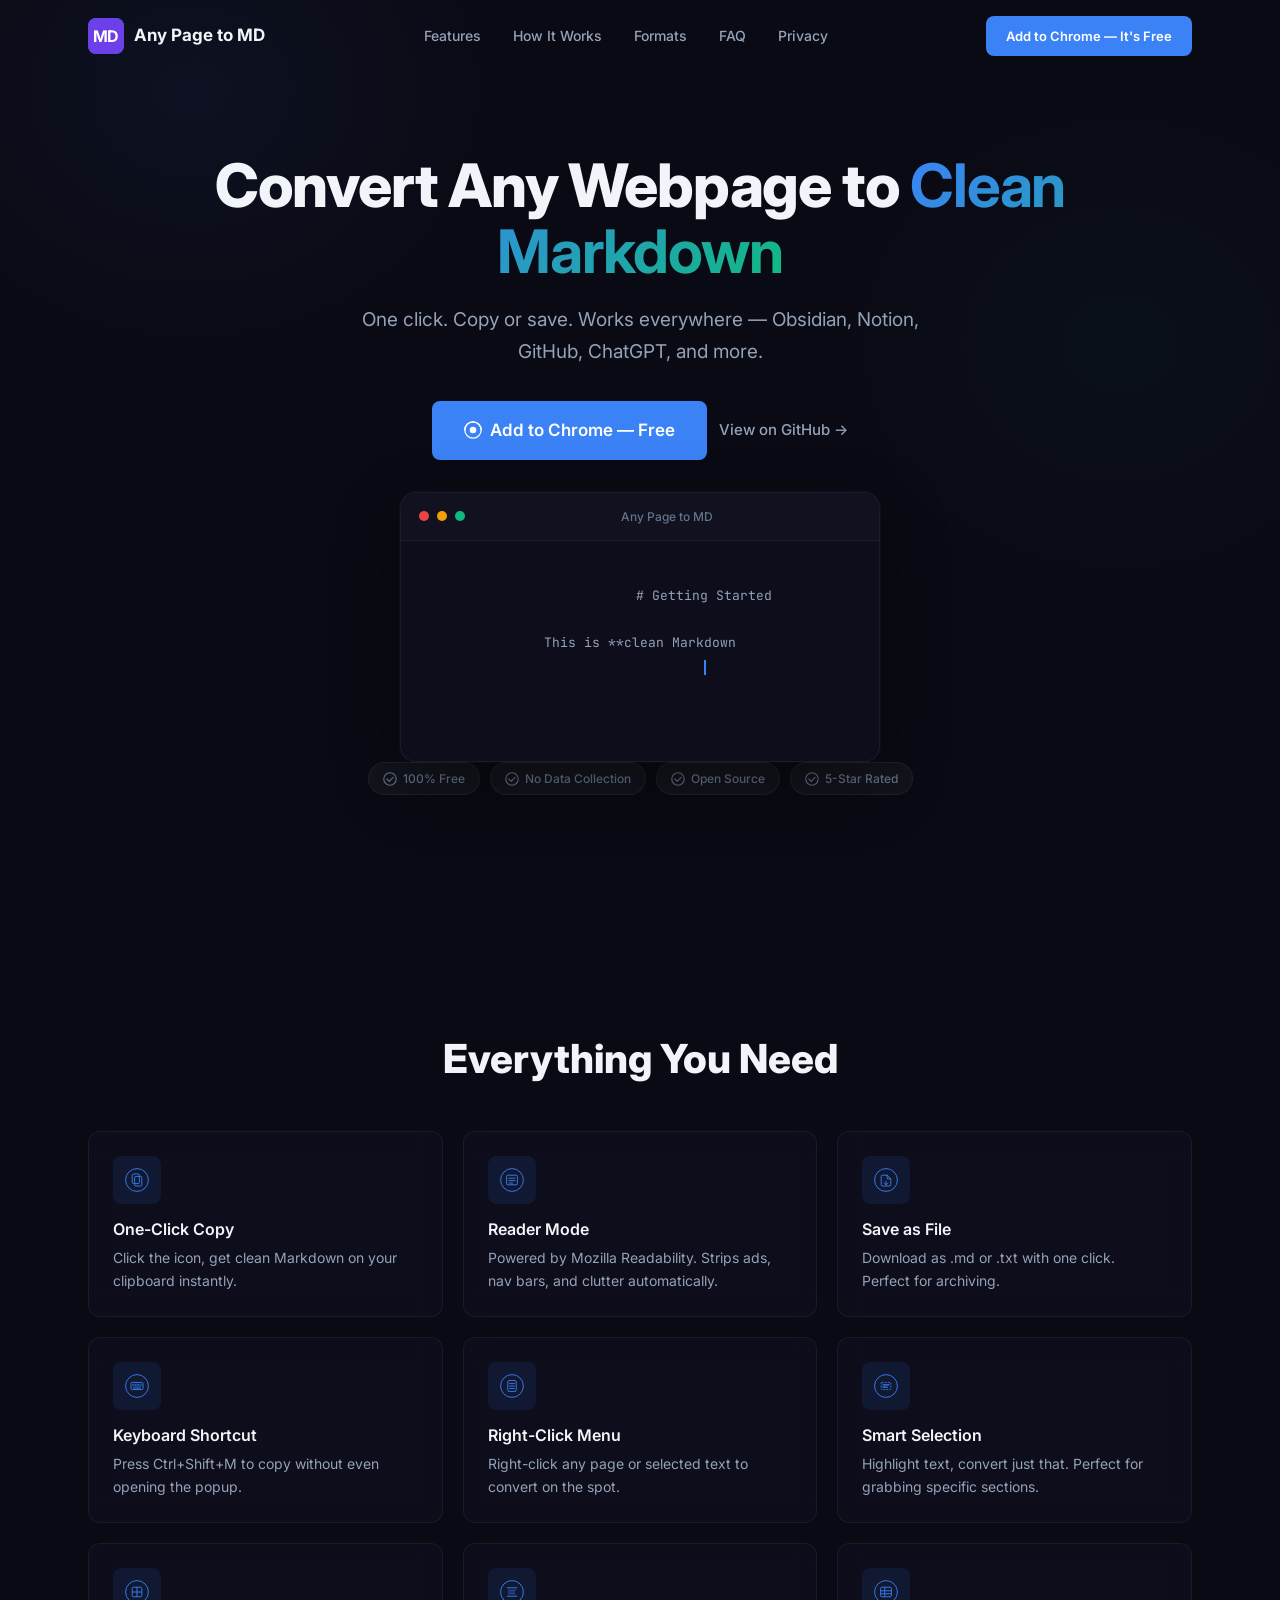
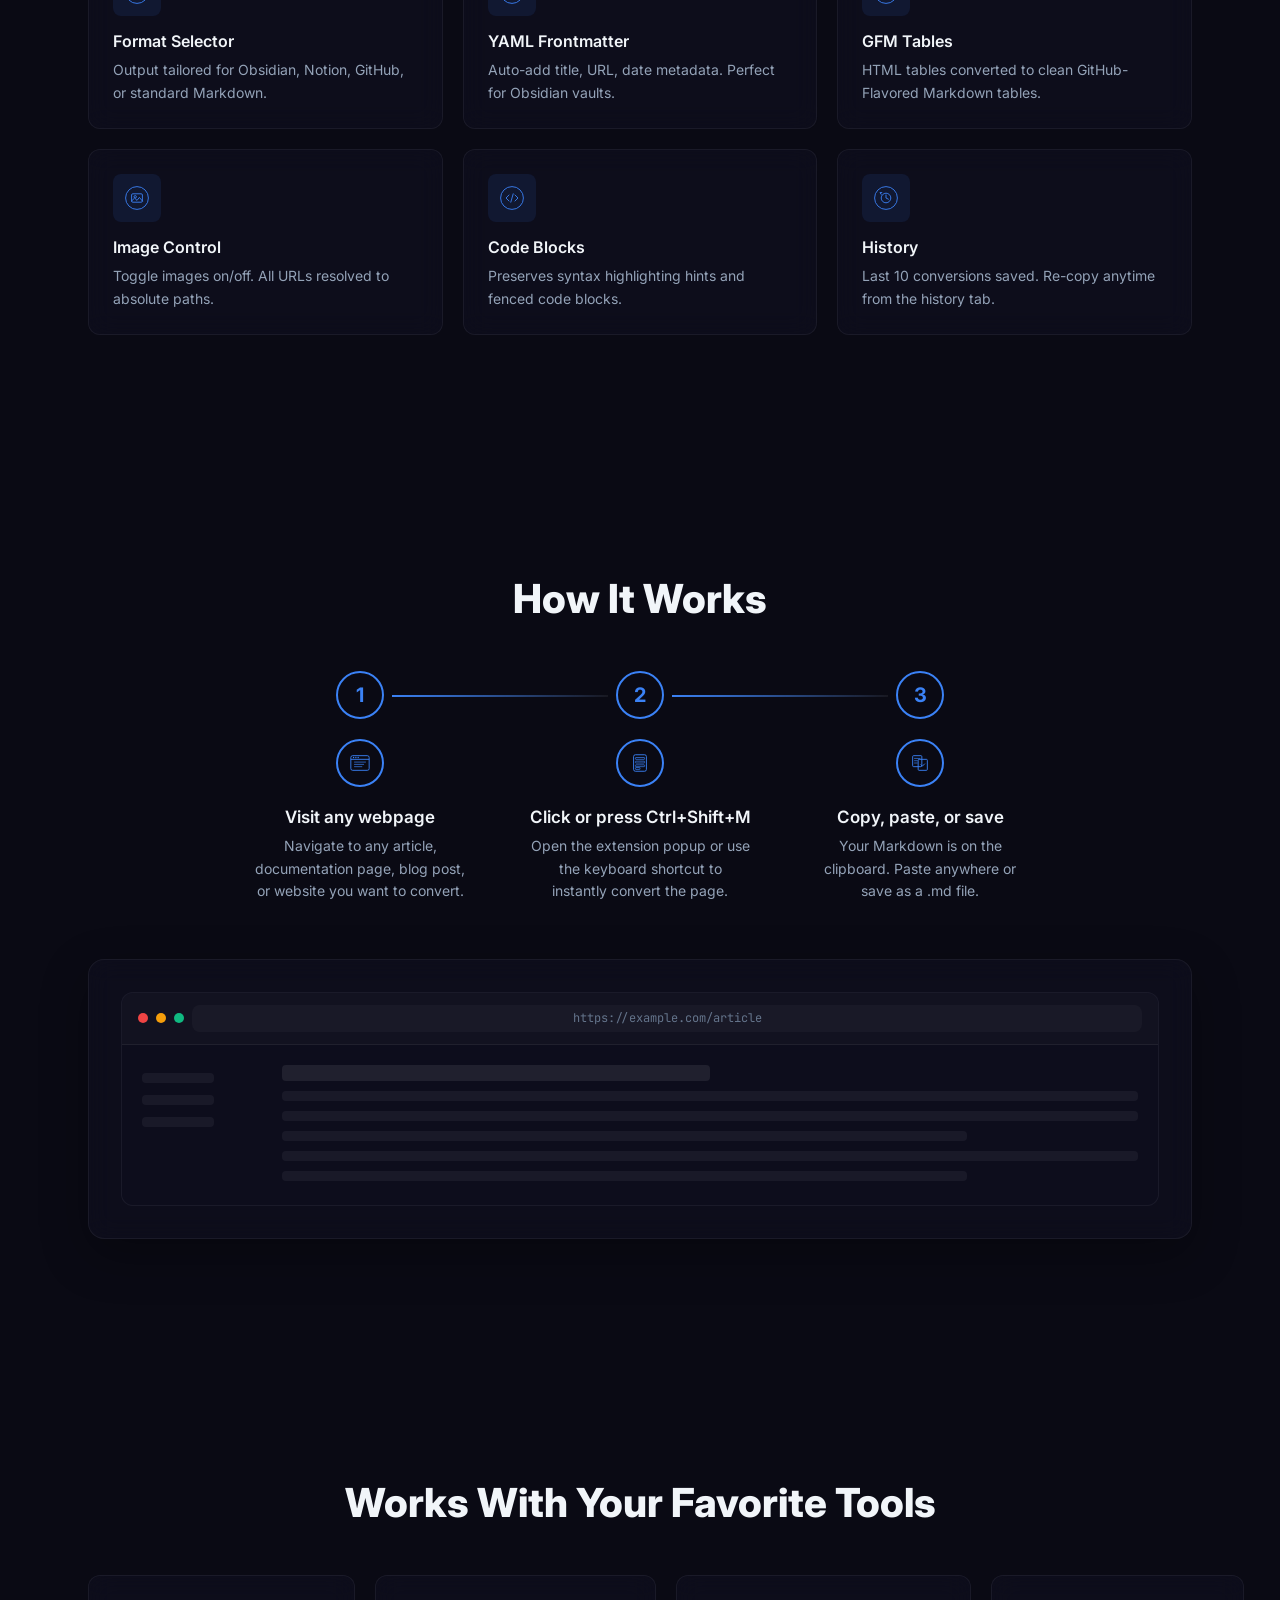
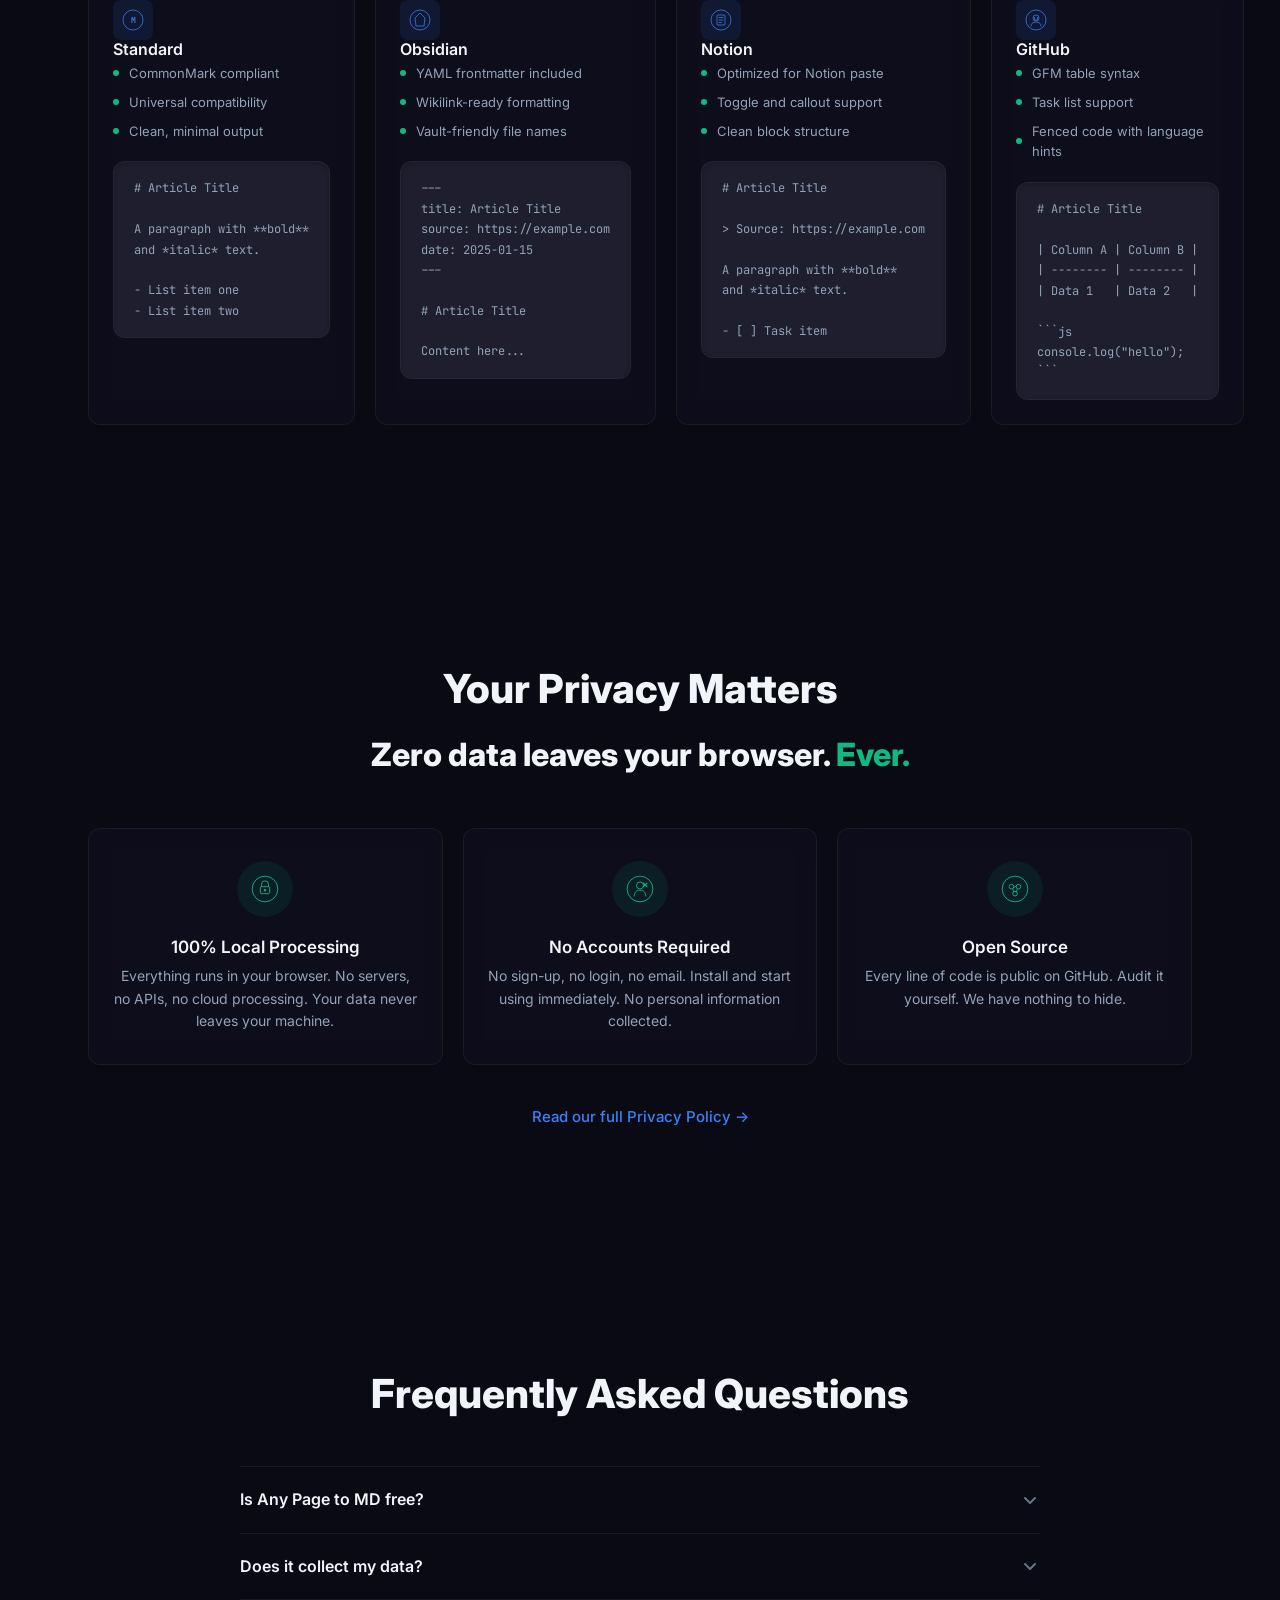
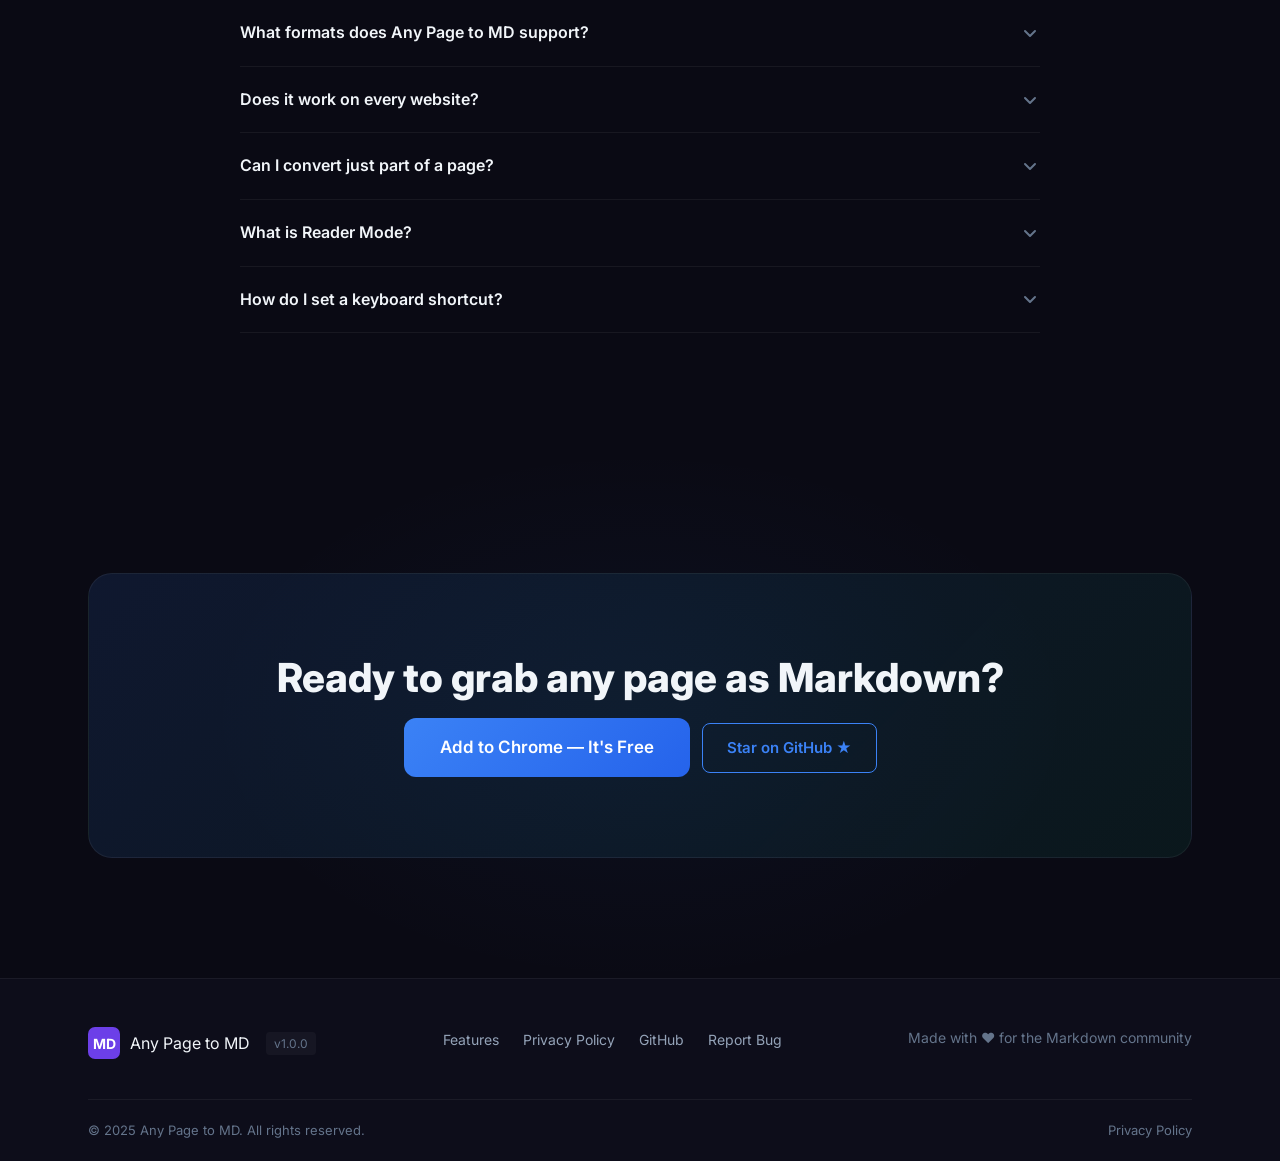
<file: index.html>
<!DOCTYPE html>
<html lang="en">
<head>
  <meta charset="UTF-8">
  <meta name="viewport" content="width=device-width, initial-scale=1.0">
  <title>Any Page to MD — Convert Any Webpage to Clean Markdown | Chrome Extension</title>
  <meta name="description" content="Free Chrome extension to convert any webpage to clean Markdown. One-click copy, save as .md file, Reader Mode, keyboard shortcuts, and more.">
  <meta name="keywords" content="markdown, chrome extension, webpage to markdown, copy as markdown, reader mode, obsidian, notion, github, convert html to markdown">
  <meta name="author" content="Any Page to MD">
  <meta name="robots" content="index, follow">
  <link rel="canonical" href="https://excitedlemon45.github.io/any-page-to-md/">

  <!-- Open Graph -->
  <meta property="og:type" content="website">
  <meta property="og:title" content="Any Page to MD — Convert Any Webpage to Clean Markdown">
  <meta property="og:description" content="Free Chrome extension to convert any webpage to clean Markdown. One-click copy, save as .md file, Reader Mode, keyboard shortcuts, and more.">
  <meta property="og:url" content="https://excitedlemon45.github.io/any-page-to-md/">
  <meta property="og:site_name" content="Any Page to MD">
  <meta property="og:image" content="https://excitedlemon45.github.io/any-page-to-md/images/og-image.png">
  <meta property="og:image:width" content="1200">
  <meta property="og:image:height" content="630">
  <meta property="og:image:alt" content="Any Page to MD — Convert any webpage to clean Markdown with one click">
  <meta property="og:locale" content="en_US">

  <!-- Twitter Card -->
  <meta name="twitter:card" content="summary_large_image">
  <meta name="twitter:title" content="Any Page to MD — Convert Any Webpage to Clean Markdown">
  <meta name="twitter:description" content="Free Chrome extension to convert any webpage to clean Markdown. One-click copy, save as .md file, Reader Mode, keyboard shortcuts, and more.">
  <meta name="twitter:image" content="https://excitedlemon45.github.io/any-page-to-md/images/og-image.png">
  <meta name="twitter:image:alt" content="Any Page to MD — Convert any webpage to clean Markdown with one click">

  <!-- Favicon -->
  <link rel="icon" type="image/svg+xml" href="images/favicon.svg">

  <!-- Preconnect to Google Fonts -->
  <link rel="preconnect" href="https://fonts.googleapis.com">
  <link rel="preconnect" href="https://fonts.gstatic.com" crossorigin>
  <link href="https://fonts.googleapis.com/css2?family=Inter:wght@400;500;600;700;800&family=JetBrains+Mono:wght@400;500&display=swap" rel="stylesheet">

  <!-- Stylesheet -->
  <link rel="stylesheet" href="css/style.css">

  <!-- Schema.org: SoftwareApplication -->
  <script type="application/ld+json">
  {
    "@context": "https://schema.org",
    "@type": "SoftwareApplication",
    "name": "Any Page to MD",
    "description": "Convert any webpage to clean Markdown with one click. Copy to clipboard or save as file.",
    "applicationCategory": "BrowserExtension",
    "operatingSystem": "Chrome",
    "offers": {
      "@type": "Offer",
      "price": "0",
      "priceCurrency": "USD"
    },
    "softwareVersion": "1.0.0",
    "author": {
      "@type": "Organization",
      "name": "Any Page to MD"
    },
    "featureList": [
      "Convert webpage to Markdown",
      "Reader Mode with Readability.js",
      "Copy as Markdown or plain text",
      "Save as .md or .txt file",
      "Keyboard shortcut Ctrl+Shift+M",
      "Right-click context menu",
      "YAML frontmatter support",
      "GFM table support",
      "Format selector: Standard, Obsidian, Notion, GitHub",
      "Conversion history",
      "100% local processing"
    ]
  }
  </script>

  <!-- Schema.org: FAQPage -->
  <script type="application/ld+json">
  {
    "@context": "https://schema.org",
    "@type": "FAQPage",
    "mainEntity": [
      {
        "@type": "Question",
        "name": "Is Any Page to MD free?",
        "acceptedAnswer": {
          "@type": "Answer",
          "text": "Yes, Any Page to MD is completely free and open source."
        }
      },
      {
        "@type": "Question",
        "name": "Does Any Page to MD collect my data?",
        "acceptedAnswer": {
          "@type": "Answer",
          "text": "No. All processing happens locally in your browser. No data is ever sent to any server."
        }
      },
      {
        "@type": "Question",
        "name": "What formats does Any Page to MD support?",
        "acceptedAnswer": {
          "@type": "Answer",
          "text": "Standard Markdown, Obsidian, Notion, and GitHub Flavored Markdown."
        }
      }
    ]
  }
  </script>
</head>
<body>

  <!-- ========== 1. NAVIGATION BAR (sticky) ========== -->
  <header class="site-header" id="site-header">
    <nav class="nav-container" aria-label="Primary navigation">
      <a href="index.html" class="nav-logo" aria-label="Any Page to MD — Home">
        <svg class="nav-logo-icon" width="36" height="36" viewBox="0 0 36 36" fill="none" aria-hidden="true">
          <rect width="36" height="36" rx="8" fill="#6C3FE8"/>
          <text x="18" y="24" text-anchor="middle" font-family="Inter, sans-serif" font-weight="700" font-size="16" fill="#FFFFFF">MD</text>
        </svg>
        <span class="nav-logo-text">Any Page to MD</span>
      </a>

      <ul class="nav-links" id="nav-links">
        <li><a href="#features" class="nav-link">Features</a></li>
        <li><a href="#how-it-works" class="nav-link">How It Works</a></li>
        <li><a href="#formats" class="nav-link">Formats</a></li>
        <li><a href="#faq" class="nav-link">FAQ</a></li>
        <li><a href="#privacy" class="nav-link">Privacy</a></li>
      </ul>

      <a href="#install" class="nav-cta btn btn-primary">Add to Chrome &mdash; It's Free</a>

      <button class="nav-hamburger" id="nav-hamburger" type="button" aria-label="Open menu" aria-expanded="false" aria-controls="mobile-menu">
        <span class="hamburger-line"></span>
        <span class="hamburger-line"></span>
        <span class="hamburger-line"></span>
      </button>
    </nav>

    <div class="mobile-menu" id="mobile-menu" aria-hidden="true">
      <ul class="mobile-nav-links">
        <li><a href="#features" class="nav-link">Features</a></li>
        <li><a href="#how-it-works" class="nav-link">How It Works</a></li>
        <li><a href="#formats" class="nav-link">Formats</a></li>
        <li><a href="#faq" class="nav-link">FAQ</a></li>
        <li><a href="privacy.html" class="nav-link">Privacy</a></li>
      </ul>
      <a href="#install" class="nav-cta btn btn-primary">Add to Chrome &mdash; It's Free</a>
    </div>
  </header>

  <main>

    <!-- ========== 2. HERO SECTION ========== -->
    <section class="hero" id="hero">
      <div class="section-container hero-content">
        <h1 class="hero-title">Convert Any Webpage to <strong>Clean Markdown</strong></h1>
        <p class="hero-subtitle">One click. Copy or save. Works everywhere &mdash; Obsidian, Notion, GitHub, ChatGPT, and more.</p>

        <div class="hero-buttons">
          <a href="#install" class="btn btn-primary btn-lg hero-cta">
            <svg class="btn-icon" width="22" height="22" viewBox="0 0 22 22" fill="none" aria-hidden="true">
              <circle cx="11" cy="11" r="10" stroke="currentColor" stroke-width="1.5" fill="none"/>
              <circle cx="11" cy="11" r="4" fill="currentColor"/>
              <path d="M11 1 A10 10 0 0 1 21 11" stroke="currentColor" stroke-width="1.5" fill="none" stroke-linecap="round"/>
              <path d="M11 1 A10 10 0 0 0 1 11" stroke="currentColor" stroke-width="1.5" fill="none" stroke-linecap="round"/>
            </svg>
            Add to Chrome &mdash; Free
          </a>
          <a href="#github" class="hero-github-link">View on GitHub &rarr;</a>
        </div>

        <div class="hero-mockup">
          <div class="mockup-window">
            <div class="mockup-titlebar">
              <span class="mockup-dot mockup-dot--red"></span>
              <span class="mockup-dot mockup-dot--yellow"></span>
              <span class="mockup-dot mockup-dot--green"></span>
              <span class="mockup-title">Any Page to MD</span>
            </div>
            <div class="mockup-body">
              <div class="typing-animation" id="typing-animation">
                <span class="typing-text"></span>
                <span class="typing-cursor"></span>
              </div>
            </div>
          </div>
        </div>

        <div class="trust-badges">
          <span class="trust-badge">
            <svg class="trust-badge-icon" width="18" height="18" viewBox="0 0 18 18" fill="none" aria-hidden="true">
              <circle cx="9" cy="9" r="8" stroke="currentColor" stroke-width="1.5" fill="none"/>
              <path d="M5 9l3 3 5-5" stroke="currentColor" stroke-width="1.5" fill="none" stroke-linecap="round" stroke-linejoin="round"/>
            </svg>
            100% Free
          </span>
          <span class="trust-badge">
            <svg class="trust-badge-icon" width="18" height="18" viewBox="0 0 18 18" fill="none" aria-hidden="true">
              <circle cx="9" cy="9" r="8" stroke="currentColor" stroke-width="1.5" fill="none"/>
              <path d="M5 9l3 3 5-5" stroke="currentColor" stroke-width="1.5" fill="none" stroke-linecap="round" stroke-linejoin="round"/>
            </svg>
            No Data Collection
          </span>
          <span class="trust-badge">
            <svg class="trust-badge-icon" width="18" height="18" viewBox="0 0 18 18" fill="none" aria-hidden="true">
              <circle cx="9" cy="9" r="8" stroke="currentColor" stroke-width="1.5" fill="none"/>
              <path d="M5 9l3 3 5-5" stroke="currentColor" stroke-width="1.5" fill="none" stroke-linecap="round" stroke-linejoin="round"/>
            </svg>
            Open Source
          </span>
          <span class="trust-badge">
            <svg class="trust-badge-icon" width="18" height="18" viewBox="0 0 18 18" fill="none" aria-hidden="true">
              <circle cx="9" cy="9" r="8" stroke="currentColor" stroke-width="1.5" fill="none"/>
              <path d="M5 9l3 3 5-5" stroke="currentColor" stroke-width="1.5" fill="none" stroke-linecap="round" stroke-linejoin="round"/>
            </svg>
            5-Star Rated
          </span>
        </div>
      </div>
    </section>

    <!-- ========== 3. FEATURES SECTION ========== -->
    <section class="features" id="features">
      <div class="section-container">
        <h2 class="section-title animate-on-scroll">Everything You Need</h2>

        <div class="features-grid">

          <!-- Feature 1: One-Click Copy -->
          <div class="feature-card animate-on-scroll">
            <div class="feature-icon">
              <svg width="40" height="40" viewBox="0 0 40 40" fill="none" aria-hidden="true">
                <circle cx="20" cy="20" r="19" stroke="currentColor" stroke-width="1.5" fill="none"/>
                <rect x="12" y="10" width="12" height="16" rx="2" stroke="currentColor" stroke-width="1.5" fill="none"/>
                <rect x="16" y="14" width="12" height="16" rx="2" stroke="currentColor" stroke-width="1.5" fill="none"/>
              </svg>
            </div>
            <h3 class="feature-title">One-Click Copy</h3>
            <p class="feature-desc">Click the icon, get clean Markdown on your clipboard instantly.</p>
          </div>

          <!-- Feature 2: Reader Mode -->
          <div class="feature-card animate-on-scroll">
            <div class="feature-icon">
              <svg width="40" height="40" viewBox="0 0 40 40" fill="none" aria-hidden="true">
                <circle cx="20" cy="20" r="19" stroke="currentColor" stroke-width="1.5" fill="none"/>
                <rect x="11" y="12" width="18" height="16" rx="2" stroke="currentColor" stroke-width="1.5" fill="none"/>
                <line x1="15" y1="17" x2="25" y2="17" stroke="currentColor" stroke-width="1.5" stroke-linecap="round"/>
                <line x1="15" y1="21" x2="25" y2="21" stroke="currentColor" stroke-width="1.5" stroke-linecap="round"/>
                <line x1="15" y1="25" x2="21" y2="25" stroke="currentColor" stroke-width="1.5" stroke-linecap="round"/>
              </svg>
            </div>
            <h3 class="feature-title">Reader Mode</h3>
            <p class="feature-desc">Powered by Mozilla Readability. Strips ads, nav bars, and clutter automatically.</p>
          </div>

          <!-- Feature 3: Save as File -->
          <div class="feature-card animate-on-scroll">
            <div class="feature-icon">
              <svg width="40" height="40" viewBox="0 0 40 40" fill="none" aria-hidden="true">
                <circle cx="20" cy="20" r="19" stroke="currentColor" stroke-width="1.5" fill="none"/>
                <path d="M14 12h8l6 6v10a2 2 0 01-2 2H14a2 2 0 01-2-2V14a2 2 0 012-2z" stroke="currentColor" stroke-width="1.5" fill="none"/>
                <polyline points="22,12 22,18 28,18" stroke="currentColor" stroke-width="1.5" fill="none" stroke-linecap="round" stroke-linejoin="round"/>
                <line x1="20" y1="22" x2="20" y2="28" stroke="currentColor" stroke-width="1.5" stroke-linecap="round"/>
                <polyline points="17,25 20,28 23,25" stroke="currentColor" stroke-width="1.5" fill="none" stroke-linecap="round" stroke-linejoin="round"/>
              </svg>
            </div>
            <h3 class="feature-title">Save as File</h3>
            <p class="feature-desc">Download as .md or .txt with one click. Perfect for archiving.</p>
          </div>

          <!-- Feature 4: Keyboard Shortcut -->
          <div class="feature-card animate-on-scroll">
            <div class="feature-icon">
              <svg width="40" height="40" viewBox="0 0 40 40" fill="none" aria-hidden="true">
                <circle cx="20" cy="20" r="19" stroke="currentColor" stroke-width="1.5" fill="none"/>
                <rect x="10" y="14" width="20" height="12" rx="2" stroke="currentColor" stroke-width="1.5" fill="none"/>
                <rect x="13" y="17" width="4" height="3" rx="0.5" stroke="currentColor" stroke-width="1" fill="none"/>
                <rect x="18" y="17" width="4" height="3" rx="0.5" stroke="currentColor" stroke-width="1" fill="none"/>
                <rect x="23" y="17" width="4" height="3" rx="0.5" stroke="currentColor" stroke-width="1" fill="none"/>
                <rect x="14" y="22" width="12" height="2" rx="0.5" stroke="currentColor" stroke-width="1" fill="none"/>
              </svg>
            </div>
            <h3 class="feature-title">Keyboard Shortcut</h3>
            <p class="feature-desc">Press Ctrl+Shift+M to copy without even opening the popup.</p>
          </div>

          <!-- Feature 5: Right-Click Menu -->
          <div class="feature-card animate-on-scroll">
            <div class="feature-icon">
              <svg width="40" height="40" viewBox="0 0 40 40" fill="none" aria-hidden="true">
                <circle cx="20" cy="20" r="19" stroke="currentColor" stroke-width="1.5" fill="none"/>
                <rect x="13" y="11" width="14" height="18" rx="2" stroke="currentColor" stroke-width="1.5" fill="none"/>
                <line x1="16" y1="16" x2="24" y2="16" stroke="currentColor" stroke-width="1.5" stroke-linecap="round"/>
                <line x1="16" y1="20" x2="24" y2="20" stroke="currentColor" stroke-width="1.5" stroke-linecap="round"/>
                <line x1="16" y1="24" x2="24" y2="24" stroke="currentColor" stroke-width="1.5" stroke-linecap="round"/>
              </svg>
            </div>
            <h3 class="feature-title">Right-Click Menu</h3>
            <p class="feature-desc">Right-click any page or selected text to convert on the spot.</p>
          </div>

          <!-- Feature 6: Smart Selection -->
          <div class="feature-card animate-on-scroll">
            <div class="feature-icon">
              <svg width="40" height="40" viewBox="0 0 40 40" fill="none" aria-hidden="true">
                <circle cx="20" cy="20" r="19" stroke="currentColor" stroke-width="1.5" fill="none"/>
                <rect x="12" y="14" width="16" height="12" rx="1" stroke="currentColor" stroke-width="1.5" fill="none" stroke-dasharray="3 2"/>
                <line x1="15" y1="18" x2="25" y2="18" stroke="currentColor" stroke-width="2" stroke-linecap="round"/>
                <line x1="15" y1="22" x2="22" y2="22" stroke="currentColor" stroke-width="2" stroke-linecap="round"/>
              </svg>
            </div>
            <h3 class="feature-title">Smart Selection</h3>
            <p class="feature-desc">Highlight text, convert just that. Perfect for grabbing specific sections.</p>
          </div>

          <!-- Feature 7: Format Selector -->
          <div class="feature-card animate-on-scroll">
            <div class="feature-icon">
              <svg width="40" height="40" viewBox="0 0 40 40" fill="none" aria-hidden="true">
                <circle cx="20" cy="20" r="19" stroke="currentColor" stroke-width="1.5" fill="none"/>
                <rect x="12" y="12" width="16" height="16" rx="2" stroke="currentColor" stroke-width="1.5" fill="none"/>
                <line x1="12" y1="20" x2="28" y2="20" stroke="currentColor" stroke-width="1.5"/>
                <line x1="20" y1="12" x2="20" y2="28" stroke="currentColor" stroke-width="1.5"/>
              </svg>
            </div>
            <h3 class="feature-title">Format Selector</h3>
            <p class="feature-desc">Output tailored for Obsidian, Notion, GitHub, or standard Markdown.</p>
          </div>

          <!-- Feature 8: YAML Frontmatter -->
          <div class="feature-card animate-on-scroll">
            <div class="feature-icon">
              <svg width="40" height="40" viewBox="0 0 40 40" fill="none" aria-hidden="true">
                <circle cx="20" cy="20" r="19" stroke="currentColor" stroke-width="1.5" fill="none"/>
                <line x1="12" y1="13" x2="28" y2="13" stroke="currentColor" stroke-width="1.5" stroke-linecap="round"/>
                <line x1="14" y1="17" x2="26" y2="17" stroke="currentColor" stroke-width="1" stroke-linecap="round"/>
                <line x1="14" y1="20" x2="24" y2="20" stroke="currentColor" stroke-width="1" stroke-linecap="round"/>
                <line x1="14" y1="23" x2="25" y2="23" stroke="currentColor" stroke-width="1" stroke-linecap="round"/>
                <line x1="12" y1="27" x2="28" y2="27" stroke="currentColor" stroke-width="1.5" stroke-linecap="round"/>
              </svg>
            </div>
            <h3 class="feature-title">YAML Frontmatter</h3>
            <p class="feature-desc">Auto-add title, URL, date metadata. Perfect for Obsidian vaults.</p>
          </div>

          <!-- Feature 9: GFM Tables -->
          <div class="feature-card animate-on-scroll">
            <div class="feature-icon">
              <svg width="40" height="40" viewBox="0 0 40 40" fill="none" aria-hidden="true">
                <circle cx="20" cy="20" r="19" stroke="currentColor" stroke-width="1.5" fill="none"/>
                <rect x="11" y="12" width="18" height="16" rx="2" stroke="currentColor" stroke-width="1.5" fill="none"/>
                <line x1="11" y1="18" x2="29" y2="18" stroke="currentColor" stroke-width="1.5"/>
                <line x1="11" y1="23" x2="29" y2="23" stroke="currentColor" stroke-width="1.5"/>
                <line x1="18" y1="12" x2="18" y2="28" stroke="currentColor" stroke-width="1.5"/>
              </svg>
            </div>
            <h3 class="feature-title">GFM Tables</h3>
            <p class="feature-desc">HTML tables converted to clean GitHub-Flavored Markdown tables.</p>
          </div>

          <!-- Feature 10: Image Control -->
          <div class="feature-card animate-on-scroll">
            <div class="feature-icon">
              <svg width="40" height="40" viewBox="0 0 40 40" fill="none" aria-hidden="true">
                <circle cx="20" cy="20" r="19" stroke="currentColor" stroke-width="1.5" fill="none"/>
                <rect x="11" y="13" width="18" height="14" rx="2" stroke="currentColor" stroke-width="1.5" fill="none"/>
                <circle cx="17" cy="18" r="2" stroke="currentColor" stroke-width="1.5" fill="none"/>
                <polyline points="11,25 16,20 20,24 24,19 29,25" stroke="currentColor" stroke-width="1.5" fill="none" stroke-linecap="round" stroke-linejoin="round"/>
              </svg>
            </div>
            <h3 class="feature-title">Image Control</h3>
            <p class="feature-desc">Toggle images on/off. All URLs resolved to absolute paths.</p>
          </div>

          <!-- Feature 11: Code Blocks -->
          <div class="feature-card animate-on-scroll">
            <div class="feature-icon">
              <svg width="40" height="40" viewBox="0 0 40 40" fill="none" aria-hidden="true">
                <circle cx="20" cy="20" r="19" stroke="currentColor" stroke-width="1.5" fill="none"/>
                <polyline points="15,15 10,20 15,25" stroke="currentColor" stroke-width="1.5" fill="none" stroke-linecap="round" stroke-linejoin="round"/>
                <polyline points="25,15 30,20 25,25" stroke="currentColor" stroke-width="1.5" fill="none" stroke-linecap="round" stroke-linejoin="round"/>
                <line x1="22" y1="13" x2="18" y2="27" stroke="currentColor" stroke-width="1.5" stroke-linecap="round"/>
              </svg>
            </div>
            <h3 class="feature-title">Code Blocks</h3>
            <p class="feature-desc">Preserves syntax highlighting hints and fenced code blocks.</p>
          </div>

          <!-- Feature 12: History -->
          <div class="feature-card animate-on-scroll">
            <div class="feature-icon">
              <svg width="40" height="40" viewBox="0 0 40 40" fill="none" aria-hidden="true">
                <circle cx="20" cy="20" r="19" stroke="currentColor" stroke-width="1.5" fill="none"/>
                <circle cx="20" cy="20" r="8" stroke="currentColor" stroke-width="1.5" fill="none"/>
                <polyline points="20,15 20,20 24,22" stroke="currentColor" stroke-width="1.5" fill="none" stroke-linecap="round" stroke-linejoin="round"/>
                <path d="M12 14 L10 11 L13 11" stroke="currentColor" stroke-width="1.5" fill="none" stroke-linecap="round" stroke-linejoin="round"/>
              </svg>
            </div>
            <h3 class="feature-title">History</h3>
            <p class="feature-desc">Last 10 conversions saved. Re-copy anytime from the history tab.</p>
          </div>

        </div>
      </div>
    </section>

    <!-- ========== 4. HOW IT WORKS SECTION ========== -->
    <section class="how-it-works" id="how-it-works">
      <div class="section-container">
        <h2 class="section-title animate-on-scroll">How It Works</h2>

        <div class="steps-row">

          <!-- Step 1 -->
          <div class="step animate-on-scroll">
            <div class="step-number">1</div>
            <div class="step-icon">
              <svg width="48" height="48" viewBox="0 0 48 48" fill="none" aria-hidden="true">
                <rect x="4" y="8" width="40" height="32" rx="4" stroke="currentColor" stroke-width="2" fill="none"/>
                <line x1="4" y1="16" x2="44" y2="16" stroke="currentColor" stroke-width="2"/>
                <circle cx="10" cy="12" r="1.5" fill="currentColor"/>
                <circle cx="15" cy="12" r="1.5" fill="currentColor"/>
                <circle cx="20" cy="12" r="1.5" fill="currentColor"/>
                <line x1="12" y1="22" x2="36" y2="22" stroke="currentColor" stroke-width="1.5" stroke-linecap="round"/>
                <line x1="12" y1="27" x2="32" y2="27" stroke="currentColor" stroke-width="1.5" stroke-linecap="round"/>
                <line x1="12" y1="32" x2="28" y2="32" stroke="currentColor" stroke-width="1.5" stroke-linecap="round"/>
              </svg>
            </div>
            <h3 class="step-title">Visit any webpage</h3>
            <p class="step-desc">Navigate to any article, documentation page, blog post, or website you want to convert.</p>
          </div>

          <!-- Step 2 -->
          <div class="step animate-on-scroll">
            <div class="step-number">2</div>
            <div class="step-icon">
              <svg width="48" height="48" viewBox="0 0 48 48" fill="none" aria-hidden="true">
                <rect x="10" y="6" width="28" height="36" rx="4" stroke="currentColor" stroke-width="2" fill="none"/>
                <rect x="14" y="12" width="20" height="4" rx="1" stroke="currentColor" stroke-width="1.5" fill="none"/>
                <rect x="14" y="20" width="20" height="4" rx="1" stroke="currentColor" stroke-width="1.5" fill="none"/>
                <rect x="14" y="28" width="20" height="4" rx="1" stroke="currentColor" stroke-width="1.5" fill="none"/>
                <rect x="14" y="34" width="10" height="4" rx="1" stroke="currentColor" stroke-width="1.5" fill="none"/>
              </svg>
            </div>
            <h3 class="step-title">Click or press Ctrl+Shift+M</h3>
            <p class="step-desc">Open the extension popup or use the keyboard shortcut to instantly convert the page.</p>
          </div>

          <!-- Step 3 -->
          <div class="step animate-on-scroll">
            <div class="step-number">3</div>
            <div class="step-icon">
              <svg width="48" height="48" viewBox="0 0 48 48" fill="none" aria-hidden="true">
                <rect x="8" y="8" width="20" height="24" rx="2" stroke="currentColor" stroke-width="2" fill="none"/>
                <rect x="20" y="16" width="20" height="24" rx="2" stroke="currentColor" stroke-width="2" fill="none"/>
                <path d="M26 28l3 3 5-5" stroke="currentColor" stroke-width="2" fill="none" stroke-linecap="round" stroke-linejoin="round"/>
                <line x1="12" y1="14" x2="24" y2="14" stroke="currentColor" stroke-width="1.5" stroke-linecap="round"/>
                <line x1="12" y1="19" x2="18" y2="19" stroke="currentColor" stroke-width="1.5" stroke-linecap="round"/>
                <line x1="12" y1="24" x2="18" y2="24" stroke="currentColor" stroke-width="1.5" stroke-linecap="round"/>
              </svg>
            </div>
            <h3 class="step-title">Copy, paste, or save</h3>
            <p class="step-desc">Your Markdown is on the clipboard. Paste anywhere or save as a .md file.</p>
          </div>

        </div>

        <div class="how-it-works-mockup animate-on-scroll">
          <div class="mockup-screenshot">
            <div class="mockup-screenshot-titlebar">
              <span class="mockup-dot mockup-dot--red"></span>
              <span class="mockup-dot mockup-dot--yellow"></span>
              <span class="mockup-dot mockup-dot--green"></span>
              <span class="mockup-screenshot-url">https://example.com/article</span>
            </div>
            <div class="mockup-screenshot-body">
              <div class="mockup-screenshot-sidebar">
                <div class="mockup-placeholder-line mockup-placeholder-line--short"></div>
                <div class="mockup-placeholder-line mockup-placeholder-line--short"></div>
                <div class="mockup-placeholder-line mockup-placeholder-line--short"></div>
              </div>
              <div class="mockup-screenshot-content">
                <div class="mockup-placeholder-line mockup-placeholder-line--heading"></div>
                <div class="mockup-placeholder-line"></div>
                <div class="mockup-placeholder-line"></div>
                <div class="mockup-placeholder-line mockup-placeholder-line--medium"></div>
                <div class="mockup-placeholder-line"></div>
                <div class="mockup-placeholder-line mockup-placeholder-line--medium"></div>
              </div>
            </div>
          </div>
        </div>
      </div>
    </section>

    <!-- ========== 5. FORMAT COMPARISON SECTION ========== -->
    <section class="formats" id="formats">
      <div class="section-container">
        <h2 class="section-title animate-on-scroll">Works With Your Favorite Tools</h2>

        <div class="formats-grid">

          <!-- Standard -->
          <div class="format-card animate-on-scroll">
            <div class="format-card-icon">
              <svg width="44" height="44" viewBox="0 0 44 44" fill="none" aria-hidden="true">
                <circle cx="22" cy="22" r="20" stroke="currentColor" stroke-width="1.5" fill="none"/>
                <text x="22" y="28" text-anchor="middle" font-family="JetBrains Mono, monospace" font-weight="700" font-size="16" fill="currentColor">M</text>
              </svg>
            </div>
            <h3 class="format-name">Standard</h3>
            <ul class="format-card-features">
              <li>CommonMark compliant</li>
              <li>Universal compatibility</li>
              <li>Clean, minimal output</li>
            </ul>
            <pre class="code-block"><code># Article Title

A paragraph with **bold**
and *italic* text.

- List item one
- List item two</code></pre>
          </div>

          <!-- Obsidian -->
          <div class="format-card animate-on-scroll">
            <div class="format-card-icon">
              <svg width="44" height="44" viewBox="0 0 44 44" fill="none" aria-hidden="true">
                <circle cx="22" cy="22" r="20" stroke="currentColor" stroke-width="1.5" fill="none"/>
                <polygon points="22,8 32,18 30,34 14,34 12,18" stroke="currentColor" stroke-width="1.5" fill="none" stroke-linejoin="round"/>
              </svg>
            </div>
            <h3 class="format-name">Obsidian</h3>
            <ul class="format-card-features">
              <li>YAML frontmatter included</li>
              <li>Wikilink-ready formatting</li>
              <li>Vault-friendly file names</li>
            </ul>
            <pre class="code-block"><code>---
title: Article Title
source: https://example.com
date: 2025-01-15
---

# Article Title

Content here...</code></pre>
          </div>

          <!-- Notion -->
          <div class="format-card animate-on-scroll">
            <div class="format-card-icon">
              <svg width="44" height="44" viewBox="0 0 44 44" fill="none" aria-hidden="true">
                <circle cx="22" cy="22" r="20" stroke="currentColor" stroke-width="1.5" fill="none"/>
                <rect x="14" y="12" width="16" height="20" rx="2" stroke="currentColor" stroke-width="1.5" fill="none"/>
                <line x1="18" y1="17" x2="26" y2="17" stroke="currentColor" stroke-width="1.5" stroke-linecap="round"/>
                <line x1="18" y1="22" x2="26" y2="22" stroke="currentColor" stroke-width="1.5" stroke-linecap="round"/>
                <line x1="18" y1="27" x2="23" y2="27" stroke="currentColor" stroke-width="1.5" stroke-linecap="round"/>
              </svg>
            </div>
            <h3 class="format-name">Notion</h3>
            <ul class="format-card-features">
              <li>Optimized for Notion paste</li>
              <li>Toggle and callout support</li>
              <li>Clean block structure</li>
            </ul>
            <pre class="code-block"><code># Article Title

> Source: https://example.com

A paragraph with **bold**
and *italic* text.

- [ ] Task item</code></pre>
          </div>

          <!-- GitHub -->
          <div class="format-card animate-on-scroll">
            <div class="format-card-icon">
              <svg width="44" height="44" viewBox="0 0 44 44" fill="none" aria-hidden="true">
                <circle cx="22" cy="22" r="20" stroke="currentColor" stroke-width="1.5" fill="none"/>
                <circle cx="22" cy="18" r="6" stroke="currentColor" stroke-width="1.5" fill="none"/>
                <path d="M19 17v3c0 1 0.5 2 1.5 2h3c1 0 1.5-1 1.5-2v-3" stroke="currentColor" stroke-width="1.5" fill="none" stroke-linecap="round"/>
                <path d="M12 34c0-5 4-8 10-8s10 3 10 8" stroke="currentColor" stroke-width="1.5" fill="none" stroke-linecap="round"/>
              </svg>
            </div>
            <h3 class="format-name">GitHub</h3>
            <ul class="format-card-features">
              <li>GFM table syntax</li>
              <li>Task list support</li>
              <li>Fenced code with language hints</li>
            </ul>
            <pre class="code-block"><code># Article Title

| Column A | Column B |
| -------- | -------- |
| Data 1   | Data 2   |

```js
console.log("hello");
```</code></pre>
          </div>

        </div>
      </div>
    </section>

    <!-- ========== 6. PRIVACY & TRUST SECTION ========== -->
    <section class="privacy-trust" id="privacy">
      <div class="section-container">
        <h2 class="section-title animate-on-scroll">Your Privacy Matters</h2>
        <p class="big-statement animate-on-scroll">Zero data leaves your browser. <span class="accent">Ever.</span></p>

        <div class="trust-grid">

          <div class="trust-card animate-on-scroll">
            <div class="trust-card-icon">
              <svg width="48" height="48" viewBox="0 0 48 48" fill="none" aria-hidden="true">
                <circle cx="24" cy="24" r="22" stroke="currentColor" stroke-width="1.5" fill="none"/>
                <rect x="16" y="20" width="16" height="12" rx="2" stroke="currentColor" stroke-width="1.5" fill="none"/>
                <path d="M18 20v-4a6 6 0 0112 0v4" stroke="currentColor" stroke-width="1.5" fill="none" stroke-linecap="round"/>
                <circle cx="24" cy="26" r="2" fill="currentColor"/>
              </svg>
            </div>
            <h3 class="trust-card-title">100% Local Processing</h3>
            <p class="trust-card-desc">Everything runs in your browser. No servers, no APIs, no cloud processing. Your data never leaves your machine.</p>
          </div>

          <div class="trust-card animate-on-scroll">
            <div class="trust-card-icon">
              <svg width="48" height="48" viewBox="0 0 48 48" fill="none" aria-hidden="true">
                <circle cx="24" cy="24" r="22" stroke="currentColor" stroke-width="1.5" fill="none"/>
                <circle cx="24" cy="18" r="6" stroke="currentColor" stroke-width="1.5" fill="none"/>
                <path d="M14 36c0-6 4-10 10-10s10 4 10 10" stroke="currentColor" stroke-width="1.5" fill="none" stroke-linecap="round"/>
                <line x1="30" y1="14" x2="36" y2="20" stroke="currentColor" stroke-width="2" stroke-linecap="round"/>
                <line x1="36" y1="14" x2="30" y2="20" stroke="currentColor" stroke-width="2" stroke-linecap="round"/>
              </svg>
            </div>
            <h3 class="trust-card-title">No Accounts Required</h3>
            <p class="trust-card-desc">No sign-up, no login, no email. Install and start using immediately. No personal information collected.</p>
          </div>

          <div class="trust-card animate-on-scroll">
            <div class="trust-card-icon">
              <svg width="48" height="48" viewBox="0 0 48 48" fill="none" aria-hidden="true">
                <circle cx="24" cy="24" r="22" stroke="currentColor" stroke-width="1.5" fill="none"/>
                <circle cx="18" cy="20" r="4" stroke="currentColor" stroke-width="1.5" fill="none"/>
                <circle cx="30" cy="20" r="4" stroke="currentColor" stroke-width="1.5" fill="none"/>
                <circle cx="24" cy="32" r="4" stroke="currentColor" stroke-width="1.5" fill="none"/>
                <line x1="21" y1="22" x2="27" y2="18" stroke="currentColor" stroke-width="1.5"/>
                <line x1="20" y1="24" x2="22" y2="30" stroke="currentColor" stroke-width="1.5"/>
                <line x1="28" y1="24" x2="26" y2="30" stroke="currentColor" stroke-width="1.5"/>
              </svg>
            </div>
            <h3 class="trust-card-title">Open Source</h3>
            <p class="trust-card-desc">Every line of code is public on GitHub. Audit it yourself. We have nothing to hide.</p>
          </div>

        </div>

        <a href="privacy.html" class="privacy-link">Read our full Privacy Policy &rarr;</a>
      </div>
    </section>

    <!-- ========== 7. FAQ SECTION ========== -->
    <section class="faq" id="faq">
      <div class="section-container">
        <h2 class="section-title animate-on-scroll">Frequently Asked Questions</h2>

        <div class="faq-list">

          <div class="faq-item animate-on-scroll">
            <button class="faq-question" type="button" aria-expanded="false">
              <span>Is Any Page to MD free?</span>
              <svg class="faq-chevron" width="20" height="20" viewBox="0 0 20 20" fill="none" aria-hidden="true">
                <polyline points="5,8 10,13 15,8" stroke="currentColor" stroke-width="2" fill="none" stroke-linecap="round" stroke-linejoin="round"/>
              </svg>
            </button>
            <div class="faq-answer" hidden>
              <p>Yes, Any Page to MD is completely free and open source. There are no premium tiers, no ads, and no hidden costs. The full source code is available on GitHub.</p>
            </div>
          </div>

          <div class="faq-item animate-on-scroll">
            <button class="faq-question" type="button" aria-expanded="false">
              <span>Does it collect my data?</span>
              <svg class="faq-chevron" width="20" height="20" viewBox="0 0 20 20" fill="none" aria-hidden="true">
                <polyline points="5,8 10,13 15,8" stroke="currentColor" stroke-width="2" fill="none" stroke-linecap="round" stroke-linejoin="round"/>
              </svg>
            </button>
            <div class="faq-answer" hidden>
              <p>No. All processing happens locally in your browser. No data is ever sent to any server. We don't use analytics, trackers, or any external services. Your browsing data stays on your machine.</p>
            </div>
          </div>

          <div class="faq-item animate-on-scroll">
            <button class="faq-question" type="button" aria-expanded="false">
              <span>What formats does Any Page to MD support?</span>
              <svg class="faq-chevron" width="20" height="20" viewBox="0 0 20 20" fill="none" aria-hidden="true">
                <polyline points="5,8 10,13 15,8" stroke="currentColor" stroke-width="2" fill="none" stroke-linecap="round" stroke-linejoin="round"/>
              </svg>
            </button>
            <div class="faq-answer" hidden>
              <p>Standard Markdown, Obsidian-optimized (with YAML frontmatter), Notion-optimized, and GitHub Flavored Markdown (GFM). Each format is tailored for the best experience with that particular tool.</p>
            </div>
          </div>

          <div class="faq-item animate-on-scroll">
            <button class="faq-question" type="button" aria-expanded="false">
              <span>Does it work on every website?</span>
              <svg class="faq-chevron" width="20" height="20" viewBox="0 0 20 20" fill="none" aria-hidden="true">
                <polyline points="5,8 10,13 15,8" stroke="currentColor" stroke-width="2" fill="none" stroke-linecap="round" stroke-linejoin="round"/>
              </svg>
            </button>
            <div class="faq-answer" hidden>
              <p>Any Page to MD works on virtually any webpage. It can handle articles, documentation, blog posts, and even complex pages with tables and code blocks. Chrome-internal pages (chrome://) are restricted by browser security, but everything else is fair game.</p>
            </div>
          </div>

          <div class="faq-item animate-on-scroll">
            <button class="faq-question" type="button" aria-expanded="false">
              <span>Can I convert just part of a page?</span>
              <svg class="faq-chevron" width="20" height="20" viewBox="0 0 20 20" fill="none" aria-hidden="true">
                <polyline points="5,8 10,13 15,8" stroke="currentColor" stroke-width="2" fill="none" stroke-linecap="round" stroke-linejoin="round"/>
              </svg>
            </button>
            <div class="faq-answer" hidden>
              <p>Yes! Simply highlight the text you want to convert, then use the extension popup, keyboard shortcut (Ctrl+Shift+M), or right-click context menu. Only the selected portion will be converted to Markdown.</p>
            </div>
          </div>

          <div class="faq-item animate-on-scroll">
            <button class="faq-question" type="button" aria-expanded="false">
              <span>What is Reader Mode?</span>
              <svg class="faq-chevron" width="20" height="20" viewBox="0 0 20 20" fill="none" aria-hidden="true">
                <polyline points="5,8 10,13 15,8" stroke="currentColor" stroke-width="2" fill="none" stroke-linecap="round" stroke-linejoin="round"/>
              </svg>
            </button>
            <div class="faq-answer" hidden>
              <p>Reader Mode uses Mozilla's Readability library (the same technology behind Firefox Reader View) to extract just the main content from a page. It automatically removes ads, navigation menus, sidebars, and other clutter, giving you clean, focused Markdown.</p>
            </div>
          </div>

          <div class="faq-item animate-on-scroll">
            <button class="faq-question" type="button" aria-expanded="false">
              <span>How do I set a keyboard shortcut?</span>
              <svg class="faq-chevron" width="20" height="20" viewBox="0 0 20 20" fill="none" aria-hidden="true">
                <polyline points="5,8 10,13 15,8" stroke="currentColor" stroke-width="2" fill="none" stroke-linecap="round" stroke-linejoin="round"/>
              </svg>
            </button>
            <div class="faq-answer" hidden>
              <p>The default shortcut is Ctrl+Shift+M (Cmd+Shift+M on Mac). You can customize it by going to <code>chrome://extensions/shortcuts</code> in your browser's address bar and setting your preferred key combination for "Any Page to MD."</p>
            </div>
          </div>

        </div>
      </div>
    </section>

    <!-- ========== 8. CTA BANNER ========== -->
    <section class="cta-banner" id="cta-banner">
      <div class="section-container">
        <div class="cta-banner-inner">
          <h2 class="cta-banner-title">Ready to grab any page as Markdown?</h2>
          <div class="cta-banner-buttons">
            <a href="#install" class="btn btn-cta">Add to Chrome &mdash; It's Free</a>
            <a href="#github" class="btn btn-secondary">Star on GitHub &#9733;</a>
          </div>
        </div>
      </div>
    </section>

  </main>

  <!-- ========== 9. FOOTER ========== -->
  <footer class="site-footer">
    <div class="footer-container">
      <div class="footer-top">

        <div class="footer-brand">
          <a href="index.html" class="footer-logo" aria-label="Any Page to MD — Home">
            <svg class="footer-logo-icon" width="32" height="32" viewBox="0 0 32 32" fill="none" aria-hidden="true">
              <rect width="32" height="32" rx="7" fill="#6C3FE8"/>
              <text x="16" y="22" text-anchor="middle" font-family="Inter, sans-serif" font-weight="700" font-size="14" fill="#FFFFFF">MD</text>
            </svg>
            <span class="footer-logo-text">Any Page to MD</span>
          </a>
          <span class="footer-version">v1.0.0</span>
        </div>

        <nav class="footer-links" aria-label="Footer navigation">
          <ul>
            <li><a href="#features">Features</a></li>
            <li><a href="privacy.html">Privacy Policy</a></li>
            <li><a href="#github">GitHub</a></li>
            <li><a href="#github">Report Bug</a></li>
          </ul>
        </nav>

        <div class="footer-made-with">
          <p>Made with &#9829; for the Markdown community</p>
        </div>

      </div>

      <div class="footer-bottom">
        <p>&copy; 2025 Any Page to MD. All rights reserved.</p>
        <a href="privacy.html" class="footer-link">Privacy Policy</a>
      </div>
    </div>
  </footer>

  <!-- Main Script -->
  <script src="js/main.js"></script>
</body>
</html>
</file>
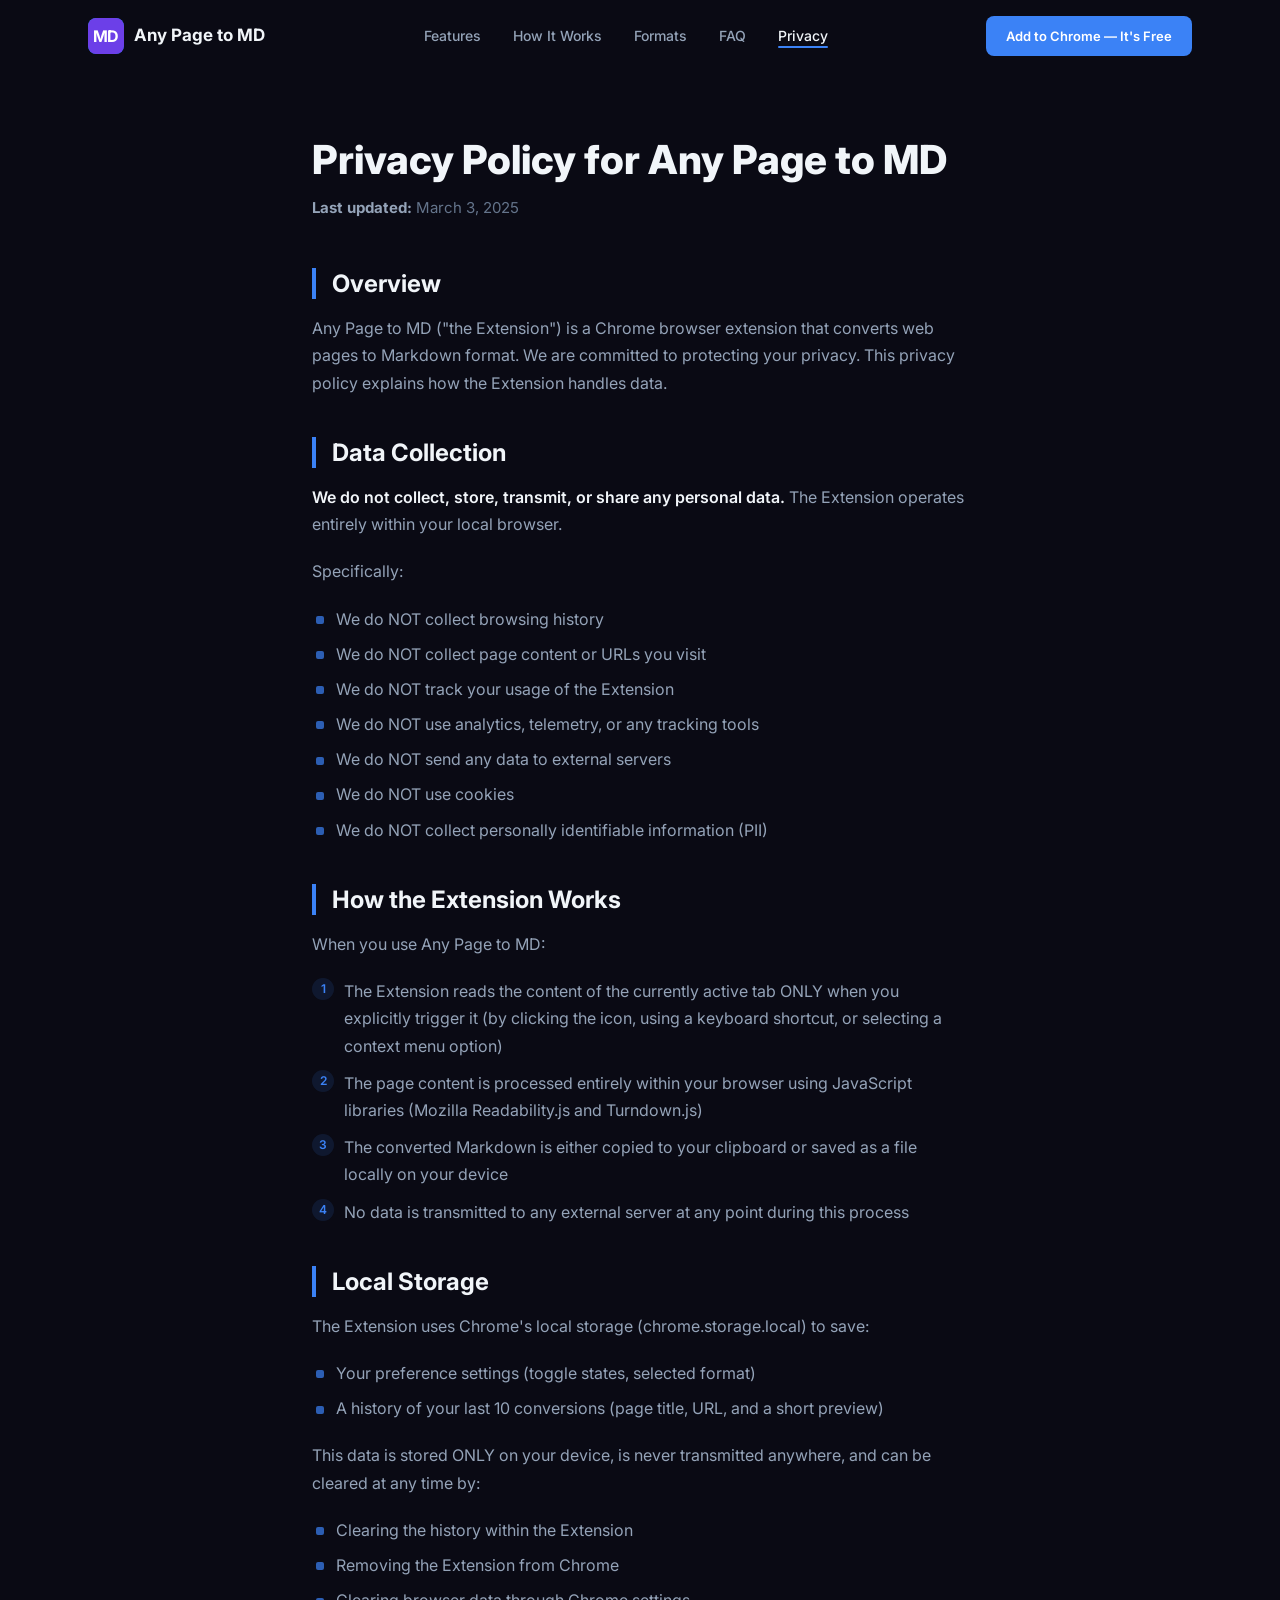
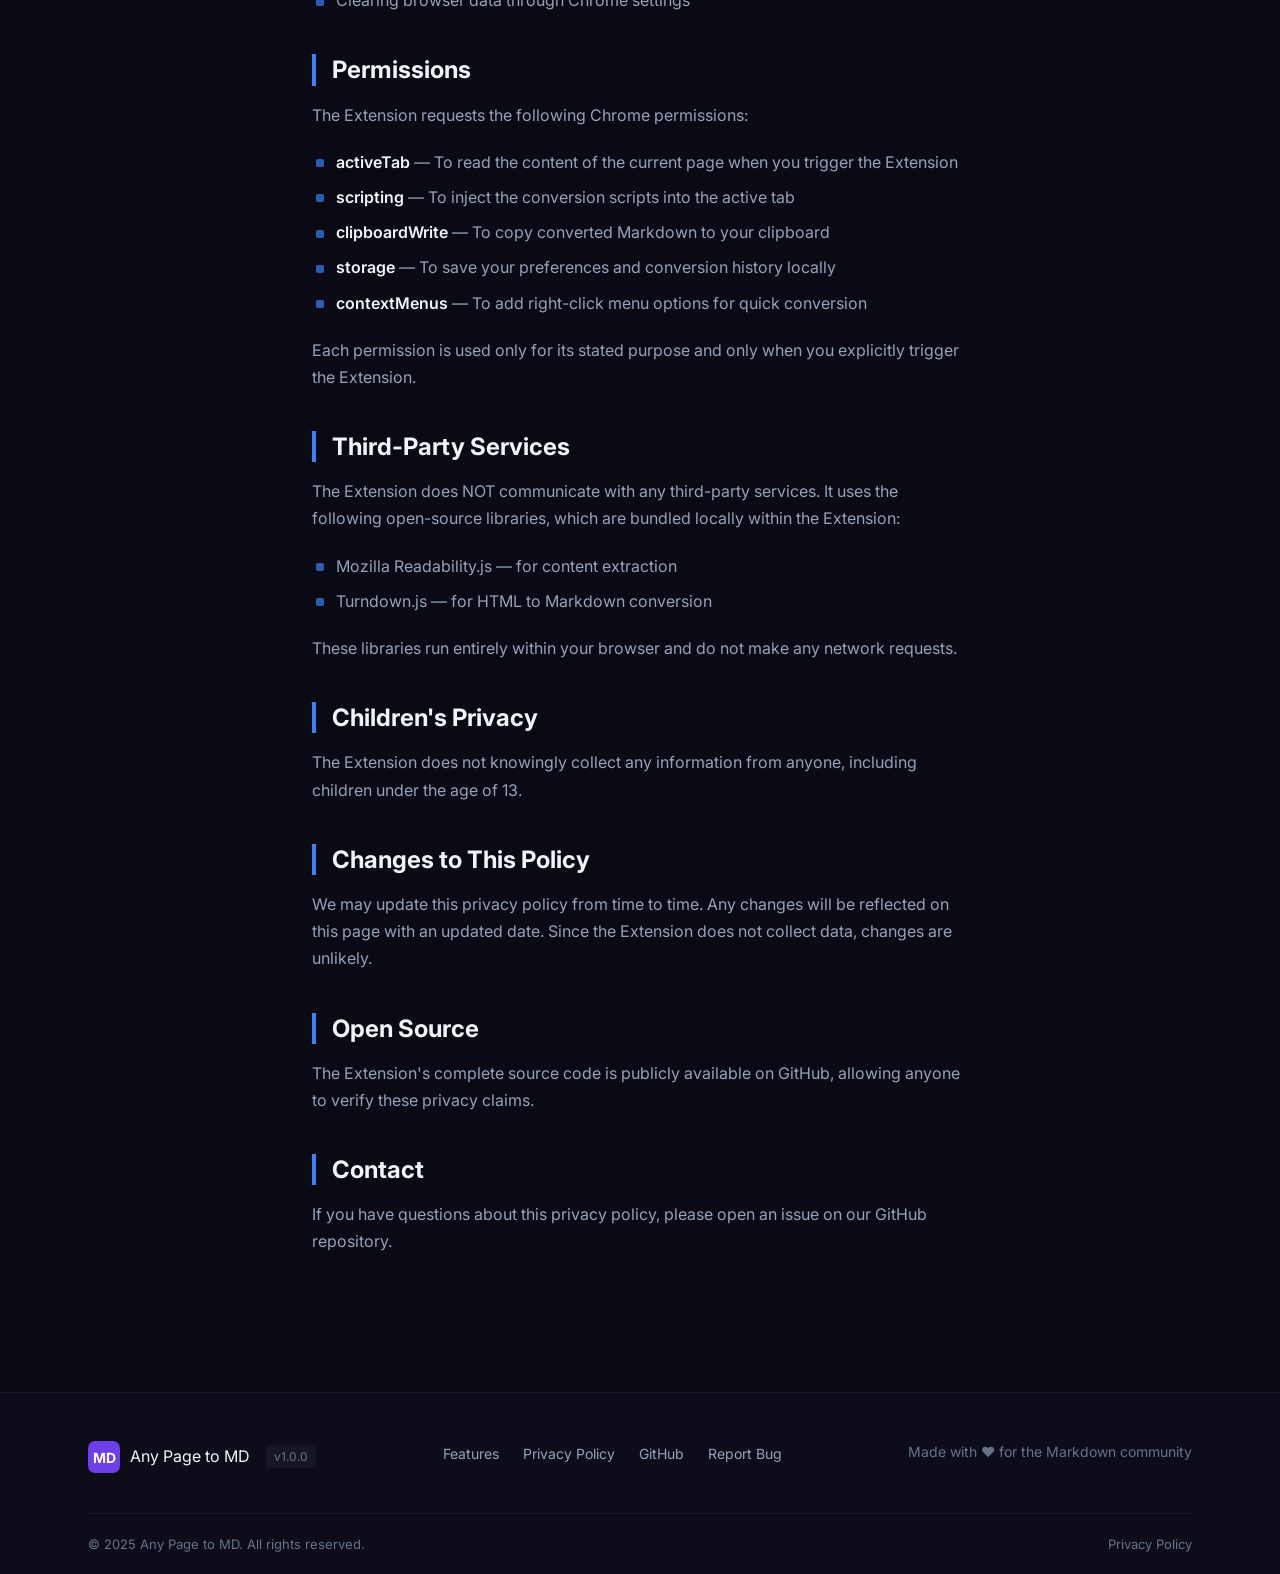
<file: privacy.html>
<!DOCTYPE html>
<html lang="en">
<head>
  <meta charset="UTF-8">
  <meta name="viewport" content="width=device-width, initial-scale=1.0">
  <title>Privacy Policy — Any Page to MD</title>
  <meta name="description" content="Privacy policy for Any Page to MD Chrome extension. We collect zero data. All processing happens locally in your browser.">
  <meta name="robots" content="index, follow">
  <meta name="author" content="Any Page to MD">

  <!-- Open Graph -->
  <meta property="og:title" content="Privacy Policy — Any Page to MD">
  <meta property="og:description" content="Privacy policy for Any Page to MD. We collect zero data. All processing is local.">
  <meta property="og:image" content="https://excitedlemon45.github.io/any-page-to-md/images/og-image.png">
  <meta property="og:url" content="https://excitedlemon45.github.io/any-page-to-md/privacy.html">
  <meta property="og:type" content="website">

  <!-- Twitter Cards -->
  <meta name="twitter:card" content="summary_large_image">
  <meta name="twitter:title" content="Privacy Policy — Any Page to MD">
  <meta name="twitter:description" content="Privacy policy for Any Page to MD. We collect zero data. All processing is local.">
  <meta name="twitter:image" content="https://excitedlemon45.github.io/any-page-to-md/images/og-image.png">

  <!-- Favicon -->
  <link rel="icon" type="image/svg+xml" href="images/favicon.svg">

  <!-- Preconnect to Google Fonts -->
  <link rel="preconnect" href="https://fonts.googleapis.com">
  <link rel="preconnect" href="https://fonts.gstatic.com" crossorigin>
  <link href="https://fonts.googleapis.com/css2?family=Inter:wght@400;500;600;700;800&family=JetBrains+Mono:wght@400;500&display=swap" rel="stylesheet">

  <!-- Stylesheet -->
  <link rel="stylesheet" href="css/style.css">

  <!-- Schema.org WebPage -->
  <script type="application/ld+json">
  {
    "@context": "https://schema.org",
    "@type": "WebPage",
    "name": "Privacy Policy — Any Page to MD",
    "description": "Privacy policy for Any Page to MD Chrome extension. We collect zero data.",
    "url": "https://excitedlemon45.github.io/any-page-to-md/privacy.html"
  }
  </script>
</head>
<body>

  <!-- Header / Navigation -->
  <header class="site-header">
    <nav class="nav-container" aria-label="Primary navigation">
      <a href="index.html" class="nav-logo" aria-label="Any Page to MD — Home">
        <svg class="nav-logo-icon" width="36" height="36" viewBox="0 0 36 36" fill="none" aria-hidden="true">
          <rect width="36" height="36" rx="8" fill="#6C3FE8"/>
          <text x="18" y="24" text-anchor="middle" font-family="Inter, sans-serif" font-weight="700" font-size="16" fill="#FFFFFF">MD</text>
        </svg>
        <span class="nav-logo-text">Any Page to MD</span>
      </a>

      <ul class="nav-links" id="nav-links">
        <li><a href="index.html#features" class="nav-link">Features</a></li>
        <li><a href="index.html#how-it-works" class="nav-link">How It Works</a></li>
        <li><a href="index.html#formats" class="nav-link">Formats</a></li>
        <li><a href="index.html#faq" class="nav-link">FAQ</a></li>
        <li><a href="privacy.html" class="nav-link active" aria-current="page">Privacy</a></li>
      </ul>

      <a href="#install" class="nav-cta btn btn-primary">Add to Chrome &mdash; It's Free</a>

      <button class="nav-hamburger" type="button" aria-label="Open menu" aria-expanded="false" aria-controls="mobile-menu">
        <span class="hamburger-line"></span>
        <span class="hamburger-line"></span>
        <span class="hamburger-line"></span>
      </button>
    </nav>

    <div class="mobile-menu" id="mobile-menu" aria-hidden="true">
      <ul class="mobile-nav-links">
        <li><a href="index.html#features" class="nav-link">Features</a></li>
        <li><a href="index.html#how-it-works" class="nav-link">How It Works</a></li>
        <li><a href="index.html#formats" class="nav-link">Formats</a></li>
        <li><a href="index.html#faq" class="nav-link">FAQ</a></li>
        <li><a href="privacy.html" class="nav-link active" aria-current="page">Privacy</a></li>
      </ul>
      <a href="#install" class="nav-cta btn btn-primary">Add to Chrome &mdash; It's Free</a>
    </div>
  </header>

  <!-- Main Content -->
  <main>
    <article class="privacy-content">
      <div class="privacy-container">

        <header class="privacy-header animate-on-scroll">
          <h1 id="privacy-policy">Privacy Policy for Any Page to MD</h1>
          <p class="privacy-last-updated"><strong>Last updated:</strong> March 3, 2025</p>
        </header>

        <section class="privacy-section animate-on-scroll">
          <h2 id="overview">Overview</h2>
          <p>Any Page to MD ("the Extension") is a Chrome browser extension that converts web pages to Markdown format. We are committed to protecting your privacy. This privacy policy explains how the Extension handles data.</p>
        </section>

        <section class="privacy-section animate-on-scroll">
          <h2 id="data-collection">Data Collection</h2>
          <p><strong>We do not collect, store, transmit, or share any personal data.</strong> The Extension operates entirely within your local browser.</p>
          <p>Specifically:</p>
          <ul>
            <li>We do NOT collect browsing history</li>
            <li>We do NOT collect page content or URLs you visit</li>
            <li>We do NOT track your usage of the Extension</li>
            <li>We do NOT use analytics, telemetry, or any tracking tools</li>
            <li>We do NOT send any data to external servers</li>
            <li>We do NOT use cookies</li>
            <li>We do NOT collect personally identifiable information (PII)</li>
          </ul>
        </section>

        <section class="privacy-section animate-on-scroll">
          <h2 id="how-the-extension-works">How the Extension Works</h2>
          <p>When you use Any Page to MD:</p>
          <ol>
            <li>The Extension reads the content of the currently active tab ONLY when you explicitly trigger it (by clicking the icon, using a keyboard shortcut, or selecting a context menu option)</li>
            <li>The page content is processed entirely within your browser using JavaScript libraries (Mozilla Readability.js and Turndown.js)</li>
            <li>The converted Markdown is either copied to your clipboard or saved as a file locally on your device</li>
            <li>No data is transmitted to any external server at any point during this process</li>
          </ol>
        </section>

        <section class="privacy-section animate-on-scroll">
          <h2 id="local-storage">Local Storage</h2>
          <p>The Extension uses Chrome's local storage (chrome.storage.local) to save:</p>
          <ul>
            <li>Your preference settings (toggle states, selected format)</li>
            <li>A history of your last 10 conversions (page title, URL, and a short preview)</li>
          </ul>
          <p>This data is stored ONLY on your device, is never transmitted anywhere, and can be cleared at any time by:</p>
          <ul>
            <li>Clearing the history within the Extension</li>
            <li>Removing the Extension from Chrome</li>
            <li>Clearing browser data through Chrome settings</li>
          </ul>
        </section>

        <section class="privacy-section animate-on-scroll">
          <h2 id="permissions">Permissions</h2>
          <p>The Extension requests the following Chrome permissions:</p>
          <ul>
            <li><strong>activeTab</strong> — To read the content of the current page when you trigger the Extension</li>
            <li><strong>scripting</strong> — To inject the conversion scripts into the active tab</li>
            <li><strong>clipboardWrite</strong> — To copy converted Markdown to your clipboard</li>
            <li><strong>storage</strong> — To save your preferences and conversion history locally</li>
            <li><strong>contextMenus</strong> — To add right-click menu options for quick conversion</li>
          </ul>
          <p>Each permission is used only for its stated purpose and only when you explicitly trigger the Extension.</p>
        </section>

        <section class="privacy-section animate-on-scroll">
          <h2 id="third-party-services">Third-Party Services</h2>
          <p>The Extension does NOT communicate with any third-party services. It uses the following open-source libraries, which are bundled locally within the Extension:</p>
          <ul>
            <li>Mozilla Readability.js — for content extraction</li>
            <li>Turndown.js — for HTML to Markdown conversion</li>
          </ul>
          <p>These libraries run entirely within your browser and do not make any network requests.</p>
        </section>

        <section class="privacy-section animate-on-scroll">
          <h2 id="childrens-privacy">Children's Privacy</h2>
          <p>The Extension does not knowingly collect any information from anyone, including children under the age of 13.</p>
        </section>

        <section class="privacy-section animate-on-scroll">
          <h2 id="changes-to-this-policy">Changes to This Policy</h2>
          <p>We may update this privacy policy from time to time. Any changes will be reflected on this page with an updated date. Since the Extension does not collect data, changes are unlikely.</p>
        </section>

        <section class="privacy-section animate-on-scroll">
          <h2 id="open-source">Open Source</h2>
          <p>The Extension's complete source code is publicly available on GitHub, allowing anyone to verify these privacy claims.</p>
        </section>

        <section class="privacy-section animate-on-scroll">
          <h2 id="contact">Contact</h2>
          <p>If you have questions about this privacy policy, please open an issue on our GitHub repository.</p>
        </section>

      </div>
    </article>
  </main>

  <!-- Footer -->
  <footer class="site-footer">
    <div class="footer-container">
      <div class="footer-top">
        <div class="footer-brand">
          <a href="index.html" class="footer-logo" aria-label="Any Page to MD — Home">
            <svg class="footer-logo-icon" width="32" height="32" viewBox="0 0 32 32" fill="none" aria-hidden="true">
              <rect width="32" height="32" rx="7" fill="#6C3FE8"/>
              <text x="16" y="22" text-anchor="middle" font-family="Inter, sans-serif" font-weight="700" font-size="14" fill="#FFFFFF">MD</text>
            </svg>
            <span class="footer-logo-text">Any Page to MD</span>
          </a>
          <span class="footer-version">v1.0.0</span>
        </div>

        <nav class="footer-links" aria-label="Footer navigation">
          <ul>
            <li><a href="index.html#features">Features</a></li>
            <li><a href="privacy.html">Privacy Policy</a></li>
            <li><a href="#github">GitHub</a></li>
            <li><a href="#github">Report Bug</a></li>
          </ul>
        </nav>

        <div class="footer-made-with">
          <p>Made with &#9829; for the Markdown community</p>
        </div>
      </div>

      <div class="footer-bottom">
        <p>&copy; 2025 Any Page to MD. All rights reserved.</p>
        <a href="privacy.html">Privacy Policy</a>
      </div>
    </div>
  </footer>

  <!-- JavaScript -->
  <script src="js/main.js"></script>

</body>
</html>
</file>
<file: css/style.css>
/* ============================================================
   Any Page to MD — Complete Stylesheet
   Shared by index.html and privacy.html
   ============================================================ */

/* ----------------------------------------
   1. Design System Variables
   ---------------------------------------- */
:root {
  --bg-primary: #0A0A14;
  --bg-secondary: #0D0D1A;
  --bg-card: rgba(15, 15, 30, 0.7);
  --bg-card-hover: rgba(25, 25, 50, 0.8);
  --border-subtle: rgba(255, 255, 255, 0.06);
  --border-hover: rgba(255, 255, 255, 0.12);
  --text-primary: #F1F5F9;
  --text-secondary: #94A3B8;
  --text-muted: #64748B;
  --accent-blue: #3B82F6;
  --accent-blue-glow: rgba(59, 130, 246, 0.3);
  --accent-green: #10B981;
  --accent-green-glow: rgba(16, 185, 129, 0.3);
  --danger: #EF4444;
  --font-sans: 'Inter', system-ui, -apple-system, sans-serif;
  --font-mono: 'JetBrains Mono', 'Fira Code', 'Cascadia Code', 'Consolas', monospace;
  --radius-sm: 8px;
  --radius-md: 12px;
  --radius-lg: 16px;
  --radius-xl: 24px;
  --shadow-glow: 0 0 30px var(--accent-blue-glow);
  --nav-height: 72px;
}

/* ----------------------------------------
   2. Reset & Base
   ---------------------------------------- */
*,
*::before,
*::after {
  box-sizing: border-box;
  margin: 0;
  padding: 0;
}

html {
  scroll-behavior: smooth;
  scroll-padding-top: var(--nav-height);
  -webkit-text-size-adjust: 100%;
  text-size-adjust: 100%;
}

body {
  background-color: var(--bg-primary);
  color: var(--text-primary);
  font-family: var(--font-sans);
  font-size: 16px;
  line-height: 1.6;
  -webkit-font-smoothing: antialiased;
  -moz-osx-font-smoothing: grayscale;
  overflow-x: hidden;
}

img,
svg {
  max-width: 100%;
  height: auto;
  display: block;
}

a {
  color: inherit;
  text-decoration: none;
}

ul,
ol {
  list-style: none;
}

button {
  font: inherit;
  color: inherit;
  background: none;
  border: none;
  cursor: pointer;
}

h1, h2, h3, h4, h5, h6 {
  line-height: 1.2;
  font-weight: 700;
}

/* ----------------------------------------
   3. Utility Classes
   ---------------------------------------- */
.container,
.section-container {
  width: 100%;
  max-width: 1200px;
  margin-left: auto;
  margin-right: auto;
  padding-left: 24px;
  padding-right: 24px;
}

@media (min-width: 768px) {
  .container,
  .section-container {
    padding-left: 40px;
    padding-right: 40px;
  }
}

@media (min-width: 1024px) {
  .container,
  .section-container {
    padding-left: 48px;
    padding-right: 48px;
  }
}

.section-padding {
  padding-top: 64px;
  padding-bottom: 64px;
}

@media (min-width: 768px) {
  .section-padding {
    padding-top: 96px;
    padding-bottom: 96px;
  }
}

@media (min-width: 1024px) {
  .section-padding {
    padding-top: 120px;
    padding-bottom: 120px;
  }
}

.text-center {
  text-align: center;
}

.text-gradient {
  background: linear-gradient(135deg, var(--accent-blue), var(--accent-green));
  -webkit-background-clip: text;
  background-clip: text;
  -webkit-text-fill-color: transparent;
}

.section-label {
  display: inline-block;
  font-size: 0.8125rem;
  font-weight: 600;
  letter-spacing: 0.08em;
  text-transform: uppercase;
  color: var(--accent-blue);
  margin-bottom: 12px;
}

.section-title {
  font-size: 1.75rem;
  font-weight: 800;
  color: var(--text-primary);
  margin-bottom: 16px;
  text-align: center;
}

@media (min-width: 768px) {
  .section-title {
    font-size: 2.25rem;
  }
}

@media (min-width: 1024px) {
  .section-title {
    font-size: 2.5rem;
  }
}

.section-subtitle {
  font-size: 1.0625rem;
  color: var(--text-secondary);
  max-width: 640px;
  margin-left: auto;
  margin-right: auto;
  line-height: 1.7;
}

/* ----------------------------------------
   4. Buttons
   ---------------------------------------- */
.btn {
  display: inline-flex;
  align-items: center;
  justify-content: center;
  gap: 8px;
  font-family: var(--font-sans);
  font-weight: 600;
  font-size: 0.9375rem;
  border-radius: var(--radius-sm);
  padding: 12px 24px;
  transition: background-color 0.3s ease, color 0.3s ease, box-shadow 0.3s ease, transform 0.3s ease, border-color 0.3s ease;
  white-space: nowrap;
  cursor: pointer;
  border: none;
  text-decoration: none;
}

.btn svg {
  width: 18px;
  height: 18px;
  flex-shrink: 0;
}

/* Primary Button */
.btn-primary {
  background-color: var(--accent-blue);
  color: #FFFFFF;
}

.btn-primary:hover {
  background-color: #2563EB;
  box-shadow: var(--shadow-glow);
  transform: translateY(-1px);
}

.btn-primary:active {
  transform: translateY(0);
  box-shadow: 0 0 15px var(--accent-blue-glow);
}

/* Secondary Button */
.btn-secondary {
  background-color: transparent;
  color: var(--accent-blue);
  border: 1.5px solid var(--accent-blue);
}

.btn-secondary:hover {
  background-color: rgba(59, 130, 246, 0.1);
  border-color: #60A5FA;
  color: #60A5FA;
}

.btn-secondary:active {
  background-color: rgba(59, 130, 246, 0.15);
}

/* CTA Button — larger with shimmer */
.btn-cta {
  background: linear-gradient(135deg, var(--accent-blue), #2563EB);
  color: #FFFFFF;
  font-size: 1.0625rem;
  padding: 16px 36px;
  border-radius: var(--radius-md);
  position: relative;
  overflow: hidden;
  z-index: 1;
}

.btn-cta::after {
  content: '';
  position: absolute;
  top: 0;
  left: -100%;
  width: 100%;
  height: 100%;
  background: linear-gradient(90deg, transparent, rgba(255, 255, 255, 0.2), transparent);
  transition: left 0.6s ease;
  z-index: -1;
}

.btn-cta:hover {
  box-shadow: 0 0 40px var(--accent-blue-glow), 0 8px 32px rgba(0, 0, 0, 0.3);
  transform: translateY(-2px);
}

.btn-cta:hover::after {
  left: 100%;
}

.btn-cta:active {
  transform: translateY(0);
}

/* Chrome Button */
.btn-chrome {
  gap: 10px;
}

.btn-chrome svg {
  width: 20px;
  height: 20px;
}

/* Large button variant */
.btn-lg {
  font-size: 1.0625rem;
  padding: 16px 32px;
}

/* Outline button variant */
.btn-outline {
  background-color: transparent;
  color: var(--accent-blue);
  border: 1.5px solid var(--accent-blue);
}

.btn-outline:hover {
  background-color: rgba(59, 130, 246, 0.1);
  border-color: #60A5FA;
  color: #60A5FA;
}

/* Ghost button — used for secondary links */
.btn-ghost {
  background: transparent;
  color: var(--text-secondary);
  padding: 12px 20px;
}

.btn-ghost:hover {
  color: var(--text-primary);
}

/* ----------------------------------------
   5. Navigation
   ---------------------------------------- */
.site-header {
  position: fixed;
  top: 0;
  left: 0;
  right: 0;
  z-index: 1000;
  transition: background-color 0.3s ease, box-shadow 0.3s ease, backdrop-filter 0.3s ease;
}

.navbar {
  width: 100%;
}

.nav-container {
  display: flex;
  align-items: center;
  justify-content: space-between;
  max-width: 1200px;
  margin: 0 auto;
  padding: 0 24px;
  height: var(--nav-height);
}

@media (min-width: 768px) {
  .nav-container {
    padding: 0 40px;
  }
}

@media (min-width: 1024px) {
  .nav-container {
    padding: 0 48px;
  }
}

/* Scrolled state */
.site-header.scrolled {
  background-color: rgba(10, 10, 20, 0.92);
  backdrop-filter: blur(16px);
  -webkit-backdrop-filter: blur(16px);
  box-shadow: 0 1px 0 var(--border-subtle), 0 4px 24px rgba(0, 0, 0, 0.3);
}

/* Logo */
.nav-logo {
  display: flex;
  align-items: center;
  gap: 10px;
  font-weight: 700;
  font-size: 1.125rem;
  color: var(--text-primary);
  text-decoration: none;
  flex-shrink: 0;
  z-index: 10;
}

.nav-logo-icon {
  display: inline-flex;
  align-items: center;
  justify-content: center;
  width: 36px;
  height: 36px;
  background: linear-gradient(135deg, var(--accent-blue), #2563EB);
  border-radius: var(--radius-sm);
  font-family: var(--font-mono);
  font-weight: 700;
  font-size: 0.8125rem;
  color: #FFFFFF;
  letter-spacing: -0.02em;
}

.nav-logo-text {
  font-size: 1.0625rem;
  font-weight: 700;
}

/* Nav Links — Desktop */
.nav-links {
  display: none;
  align-items: center;
  gap: 32px;
}

@media (min-width: 1024px) {
  .nav-links {
    display: flex;
  }
}

.nav-links li a {
  font-size: 0.875rem;
  font-weight: 500;
  color: var(--text-secondary);
  text-decoration: none;
  position: relative;
  padding-bottom: 4px;
  transition: color 0.25s ease;
}

.nav-links li a::after {
  content: '';
  position: absolute;
  bottom: 0;
  left: 0;
  width: 0;
  height: 2px;
  background-color: var(--accent-blue);
  border-radius: 1px;
  transition: width 0.25s ease;
}

.nav-links li a:hover,
.nav-links li a.active {
  color: var(--text-primary);
}

.nav-links li a:hover::after,
.nav-links li a.active::after {
  width: 100%;
}

/* Nav CTA */
.nav-cta {
  display: none;
  font-size: 0.8125rem;
  padding: 10px 20px;
}

@media (min-width: 1024px) {
  .nav-cta {
    display: inline-flex;
  }
}

/* Hamburger Button — Mobile */
.nav-hamburger {
  display: flex;
  flex-direction: column;
  justify-content: center;
  gap: 5px;
  width: 40px;
  height: 40px;
  padding: 8px;
  z-index: 10;
}

@media (min-width: 1024px) {
  .nav-hamburger {
    display: none;
  }
}

.hamburger-line {
  display: block;
  width: 100%;
  height: 2px;
  background-color: var(--text-primary);
  border-radius: 1px;
  transition: transform 0.3s ease, opacity 0.3s ease;
  transform-origin: center;
}

/* Hamburger open state */
.nav-hamburger[aria-expanded="true"] .hamburger-line:nth-child(1) {
  transform: translateY(7px) rotate(45deg);
}

.nav-hamburger[aria-expanded="true"] .hamburger-line:nth-child(2) {
  opacity: 0;
}

.nav-hamburger[aria-expanded="true"] .hamburger-line:nth-child(3) {
  transform: translateY(-7px) rotate(-45deg);
}

/* Mobile Menu */
.mobile-menu {
  position: fixed;
  top: 0;
  right: 0;
  width: 100%;
  max-width: 320px;
  height: 100vh;
  height: 100dvh;
  background-color: rgba(10, 10, 20, 0.97);
  backdrop-filter: blur(20px);
  -webkit-backdrop-filter: blur(20px);
  transform: translateX(100%);
  transition: transform 0.35s cubic-bezier(0.4, 0, 0.2, 1);
  z-index: 5;
  padding: 100px 32px 40px;
  display: flex;
  flex-direction: column;
  gap: 32px;
  overflow-y: auto;
}

.mobile-menu[aria-hidden="false"],
.mobile-menu.open {
  transform: translateX(0);
}

.mobile-nav-links {
  display: flex;
  flex-direction: column;
  gap: 0;
}

.mobile-nav-links li a {
  display: block;
  font-size: 1.125rem;
  font-weight: 500;
  color: var(--text-secondary);
  padding: 16px 0;
  border-bottom: 1px solid var(--border-subtle);
  transition: color 0.25s ease;
}

.mobile-nav-links li a:hover,
.mobile-nav-links li a.active {
  color: var(--text-primary);
}

.mobile-menu .nav-cta {
  display: inline-flex;
  width: 100%;
  justify-content: center;
  margin-top: 8px;
}

/* Mobile menu overlay */
.mobile-menu-overlay {
  position: fixed;
  inset: 0;
  background-color: rgba(0, 0, 0, 0.5);
  z-index: 4;
  opacity: 0;
  pointer-events: none;
  transition: opacity 0.35s ease;
}

.mobile-menu-overlay.active {
  opacity: 1;
  pointer-events: auto;
}

/* Body no-scroll when menu open */
body.menu-open {
  overflow: hidden;
}

@media (min-width: 1024px) {
  .mobile-menu,
  .mobile-menu-overlay {
    display: none;
  }
}

/* ----------------------------------------
   6. Hero Section
   ---------------------------------------- */
.hero {
  padding-top: calc(var(--nav-height) + 40px);
  padding-bottom: 64px;
  position: relative;
  overflow: hidden;
}

@media (min-width: 768px) {
  .hero {
    padding-top: calc(var(--nav-height) + 64px);
    padding-bottom: 96px;
  }
}

@media (min-width: 1024px) {
  .hero {
    padding-top: calc(var(--nav-height) + 80px);
    padding-bottom: 120px;
  }
}

/* Hero Content */
.hero-content {
  text-align: center;
  display: flex;
  flex-direction: column;
  align-items: center;
}

.hero-title {
  font-size: 2.25rem;
  font-weight: 800;
  line-height: 1.1;
  letter-spacing: -0.02em;
  color: var(--text-primary);
  margin-bottom: 20px;
}

@media (min-width: 768px) {
  .hero-title {
    font-size: 3rem;
  }
}

@media (min-width: 1024px) {
  .hero-title {
    font-size: 3.5rem;
  }
}

@media (min-width: 1280px) {
  .hero-title {
    font-size: 3.75rem;
  }
}

.hero-title strong,
.hero-title .highlight {
  background: linear-gradient(135deg, var(--accent-blue), var(--accent-green));
  -webkit-background-clip: text;
  background-clip: text;
  -webkit-text-fill-color: transparent;
}

.hero-subtitle {
  font-size: 1.0625rem;
  color: var(--text-secondary);
  line-height: 1.7;
  max-width: 560px;
  margin-left: auto;
  margin-right: auto;
  margin-bottom: 32px;
}

@media (min-width: 768px) {
  .hero-subtitle {
    font-size: 1.1875rem;
  }
}

/* Hero Buttons */
.hero-buttons {
  display: flex;
  flex-direction: column;
  align-items: center;
  gap: 12px;
  margin-bottom: 32px;
}

@media (min-width: 480px) {
  .hero-buttons {
    flex-direction: row;
    justify-content: center;
  }
}

/* Hero GitHub link */
.hero-github-link {
  display: inline-flex;
  align-items: center;
  gap: 4px;
  font-size: 0.9375rem;
  font-weight: 500;
  color: var(--text-secondary);
  transition: color 0.25s ease;
}

.hero-github-link:hover {
  color: var(--accent-blue);
}

/* Trust Badges */
.trust-badges {
  display: flex;
  flex-wrap: wrap;
  justify-content: center;
  gap: 10px;
}

.trust-badge {
  display: inline-flex;
  align-items: center;
  gap: 6px;
  font-size: 0.75rem;
  font-weight: 500;
  color: var(--text-muted);
  background-color: rgba(255, 255, 255, 0.04);
  border: 1px solid var(--border-subtle);
  border-radius: 100px;
  padding: 6px 14px;
}

.trust-badge svg {
  width: 14px;
  height: 14px;
  flex-shrink: 0;
}

/* Hero Mockup */
.hero-mockup {
  width: 100%;
  max-width: 480px;
  margin-left: auto;
  margin-right: auto;
}

.mockup-window {
  background: var(--bg-card);
  border: 1px solid var(--border-subtle);
  border-radius: var(--radius-lg);
  backdrop-filter: blur(12px);
  -webkit-backdrop-filter: blur(12px);
  overflow: hidden;
  box-shadow: 0 24px 64px rgba(0, 0, 0, 0.4), 0 0 0 1px rgba(255, 255, 255, 0.03);
}

.mockup-titlebar {
  display: flex;
  align-items: center;
  gap: 8px;
  padding: 14px 18px;
  border-bottom: 1px solid var(--border-subtle);
  background: rgba(255, 255, 255, 0.02);
}

.mockup-dot {
  width: 10px;
  height: 10px;
  border-radius: 50%;
}

.mockup-dot:nth-child(1) {
  background-color: #EF4444;
}

.mockup-dot:nth-child(2) {
  background-color: #F59E0B;
}

.mockup-dot:nth-child(3) {
  background-color: #10B981;
}

.mockup-title,
.mockup-titlebar-text {
  flex: 1;
  text-align: center;
  font-size: 0.75rem;
  color: var(--text-muted);
  font-weight: 500;
}

.mockup-body {
  padding: 20px;
  font-family: var(--font-mono);
  font-size: 0.8125rem;
  line-height: 1.8;
  color: var(--text-secondary);
  height: 220px;
  overflow: hidden;
}

.mockup-body .md-hash {
  color: var(--accent-blue);
  font-weight: 700;
}

.mockup-body .md-heading {
  color: var(--text-primary);
  font-weight: 600;
}

.mockup-body .md-bold-marker {
  color: var(--text-muted);
}

.mockup-body .md-bold {
  color: var(--text-primary);
  font-weight: 600;
}

.mockup-body .md-link {
  color: var(--accent-blue);
}

.mockup-body .md-bullet {
  color: var(--accent-green);
}

.mockup-body .md-code {
  color: var(--accent-green);
  background: rgba(16, 185, 129, 0.08);
  padding: 1px 5px;
  border-radius: 3px;
}

/* Typing animation container */
.typing-animation {
  white-space: pre-wrap;
  word-break: break-word;
}

.typing-text {
  color: var(--text-secondary);
}

/* Typing cursor */
.typing-cursor {
  display: inline-block;
  width: 2px;
  height: 1.1em;
  background-color: var(--accent-blue);
  margin-left: 2px;
  vertical-align: text-bottom;
  animation: cursorBlink 1s step-end infinite;
}

@keyframes cursorBlink {
  0%, 100% { opacity: 1; }
  50% { opacity: 0; }
}

/* ----------------------------------------
   7. Features Section
   ---------------------------------------- */
/* Section padding for all main sections */
.features,
.how-it-works,
.formats,
.privacy-trust,
.faq,
.cta-banner {
  padding-top: 64px;
  padding-bottom: 64px;
}

@media (min-width: 768px) {
  .features,
  .how-it-works,
  .formats,
  .privacy-trust,
  .faq,
  .cta-banner {
    padding-top: 96px;
    padding-bottom: 96px;
  }
}

@media (min-width: 1024px) {
  .features,
  .how-it-works,
  .formats,
  .privacy-trust,
  .faq,
  .cta-banner {
    padding-top: 120px;
    padding-bottom: 120px;
  }
}

.features {
  position: relative;
}

.features-grid {
  display: grid;
  grid-template-columns: 1fr;
  gap: 16px;
  margin-top: 48px;
}

@media (min-width: 768px) {
  .features-grid {
    grid-template-columns: repeat(2, 1fr);
    gap: 20px;
  }
}

@media (min-width: 1024px) {
  .features-grid {
    grid-template-columns: repeat(3, 1fr);
    gap: 20px;
  }
}

.feature-card {
  background: var(--bg-card);
  border: 1px solid var(--border-subtle);
  border-radius: var(--radius-md);
  backdrop-filter: blur(12px);
  -webkit-backdrop-filter: blur(12px);
  padding: 24px;
  transition: transform 0.3s ease, border-color 0.3s ease, box-shadow 0.3s ease, background-color 0.3s ease;
}

.feature-card:hover {
  transform: translateY(-4px);
  border-color: var(--border-hover);
  background: var(--bg-card-hover);
  box-shadow: 0 12px 40px rgba(0, 0, 0, 0.25), 0 0 20px var(--accent-blue-glow);
}

.feature-icon {
  display: flex;
  align-items: center;
  justify-content: center;
  width: 48px;
  height: 48px;
  border-radius: var(--radius-sm);
  background: rgba(59, 130, 246, 0.1);
  margin-bottom: 16px;
}

.feature-icon svg {
  width: 24px;
  height: 24px;
  color: var(--accent-blue);
}

.feature-card h3 {
  font-size: 1rem;
  font-weight: 600;
  color: var(--text-primary);
  margin-bottom: 8px;
}

.feature-card p {
  font-size: 0.875rem;
  color: var(--text-secondary);
  line-height: 1.6;
}

/* ----------------------------------------
   8. How It Works Section
   ---------------------------------------- */
.how-it-works {
  position: relative;
}

.steps-row {
  display: flex;
  flex-direction: column;
  align-items: center;
  gap: 40px;
  margin-top: 48px;
}

@media (min-width: 768px) {
  .steps-row {
    flex-direction: row;
    justify-content: center;
    gap: 0;
  }
}

.step {
  display: flex;
  flex-direction: column;
  align-items: center;
  text-align: center;
  position: relative;
  flex: 1;
  max-width: 280px;
}

/* Connecting line between steps — desktop only */
@media (min-width: 768px) {
  .step:not(:last-child)::after {
    content: '';
    position: absolute;
    top: 24px;
    left: calc(50% + 32px);
    width: calc(100% - 64px);
    height: 2px;
    background: linear-gradient(90deg, var(--accent-blue), var(--border-subtle));
    z-index: 0;
  }
}

.step-number {
  display: flex;
  align-items: center;
  justify-content: center;
  width: 48px;
  height: 48px;
  border-radius: 50%;
  border: 2px solid var(--accent-blue);
  font-size: 1.25rem;
  font-weight: 700;
  color: var(--accent-blue);
  margin-bottom: 20px;
  position: relative;
  z-index: 1;
  background-color: var(--bg-primary);
}

.step-icon {
  display: flex;
  align-items: center;
  justify-content: center;
  width: 48px;
  height: 48px;
  border-radius: 50%;
  border: 2px solid var(--accent-blue);
  margin-bottom: 20px;
  position: relative;
  z-index: 1;
  background-color: var(--bg-primary);
}

.step-icon svg {
  width: 22px;
  height: 22px;
  color: var(--accent-blue);
}

.step h3 {
  font-size: 1.0625rem;
  font-weight: 600;
  color: var(--text-primary);
  margin-bottom: 8px;
}

.step p {
  font-size: 0.875rem;
  color: var(--text-secondary);
  line-height: 1.6;
  max-width: 220px;
}

/* Wide mockup area under steps */
.how-it-works-mockup {
  margin-top: 56px;
  background: var(--bg-card);
  border: 1px solid var(--border-subtle);
  border-radius: var(--radius-lg);
  backdrop-filter: blur(12px);
  -webkit-backdrop-filter: blur(12px);
  padding: 24px;
  box-shadow: 0 16px 48px rgba(0, 0, 0, 0.3);
  overflow: hidden;
}

@media (min-width: 768px) {
  .how-it-works-mockup {
    padding: 32px;
  }
}

/* How It Works — Mockup Screenshot */
.mockup-screenshot {
  background: var(--bg-card);
  border: 1px solid var(--border-subtle);
  border-radius: var(--radius-md);
  overflow: hidden;
}

.mockup-screenshot-titlebar {
  display: flex;
  align-items: center;
  gap: 8px;
  padding: 12px 16px;
  border-bottom: 1px solid var(--border-subtle);
  background: rgba(255, 255, 255, 0.02);
}

.mockup-screenshot-url {
  flex: 1;
  text-align: center;
  font-size: 0.75rem;
  font-family: var(--font-mono);
  color: var(--text-muted);
  background: rgba(255, 255, 255, 0.03);
  padding: 4px 12px;
  border-radius: var(--radius-sm);
}

.mockup-screenshot-body {
  display: flex;
  gap: 20px;
  padding: 20px;
  min-height: 160px;
}

.mockup-screenshot-sidebar {
  width: 120px;
  display: none;
  flex-direction: column;
  gap: 12px;
  padding-top: 8px;
}

@media (min-width: 768px) {
  .mockup-screenshot-sidebar {
    display: flex;
  }
}

.mockup-screenshot-content {
  flex: 1;
  display: flex;
  flex-direction: column;
  gap: 10px;
}

.mockup-placeholder-line {
  height: 10px;
  background: rgba(255, 255, 255, 0.05);
  border-radius: 4px;
  width: 100%;
}

.mockup-placeholder-line--short {
  width: 60%;
}

.mockup-placeholder-line--medium {
  width: 80%;
}

.mockup-placeholder-line--heading {
  height: 16px;
  width: 50%;
  background: rgba(255, 255, 255, 0.08);
}

/* ----------------------------------------
   9. Format Comparison Section
   ---------------------------------------- */
.formats {
  position: relative;
}

.formats-grid {
  display: grid;
  grid-template-columns: 1fr;
  gap: 16px;
  margin-top: 48px;
}

@media (min-width: 768px) {
  .formats-grid {
    grid-template-columns: repeat(2, 1fr);
    gap: 20px;
  }
}

@media (min-width: 1024px) {
  .formats-grid {
    grid-template-columns: repeat(4, 1fr);
    gap: 20px;
  }
}

.format-card {
  background: var(--bg-card);
  border: 1px solid var(--border-subtle);
  border-radius: var(--radius-md);
  backdrop-filter: blur(12px);
  -webkit-backdrop-filter: blur(12px);
  padding: 24px;
  transition: transform 0.3s ease, border-color 0.3s ease, box-shadow 0.3s ease;
}

.format-card:hover {
  transform: translateY(-4px);
  border-color: var(--border-hover);
  box-shadow: 0 12px 40px rgba(0, 0, 0, 0.25);
}

.format-card-header {
  display: flex;
  align-items: center;
  gap: 12px;
  margin-bottom: 16px;
}

.format-card-icon {
  display: flex;
  align-items: center;
  justify-content: center;
  width: 40px;
  height: 40px;
  border-radius: var(--radius-sm);
  background: rgba(59, 130, 246, 0.1);
  flex-shrink: 0;
}

.format-card-icon svg {
  width: 22px;
  height: 22px;
  color: var(--accent-blue);
}

.format-card h3 {
  font-size: 1rem;
  font-weight: 600;
  color: var(--text-primary);
}

.format-card-features {
  margin-bottom: 16px;
}

.format-card-features li {
  font-size: 0.8125rem;
  color: var(--text-secondary);
  padding: 4px 0;
  padding-left: 16px;
  position: relative;
}

.format-card-features li::before {
  content: '';
  position: absolute;
  left: 0;
  top: 50%;
  transform: translateY(-50%);
  width: 6px;
  height: 6px;
  border-radius: 50%;
  background-color: var(--accent-green);
}

/* ----------------------------------------
   10. Code Blocks
   ---------------------------------------- */
.code-block {
  background-color: #1E1E2E;
  border-radius: var(--radius-md);
  padding: 16px 20px;
  font-family: var(--font-mono);
  font-size: 0.75rem;
  line-height: 1.7;
  color: var(--text-secondary);
  overflow-x: auto;
  box-shadow: inset 0 2px 4px rgba(0, 0, 0, 0.2);
  border: 1px solid rgba(255, 255, 255, 0.03);
}

.code-block code {
  font-family: inherit;
  font-size: inherit;
  color: inherit;
  white-space: pre;
}

/* Syntax hint colors inside code blocks */
.code-block .token-keyword {
  color: #C792EA;
}

.code-block .token-string {
  color: #C3E88D;
}

.code-block .token-comment {
  color: var(--text-muted);
}

.code-block .token-hash {
  color: var(--accent-blue);
  font-weight: 600;
}

.code-block .token-heading {
  color: var(--text-primary);
  font-weight: 600;
}

.code-block .token-bold {
  color: var(--text-primary);
  font-weight: 600;
}

.code-block .token-link {
  color: var(--accent-blue);
}

.code-block .token-frontmatter {
  color: #F78C6C;
}

.code-block .token-bullet {
  color: var(--accent-green);
}

/* Custom scrollbar for code blocks */
.code-block::-webkit-scrollbar {
  height: 6px;
}

.code-block::-webkit-scrollbar-track {
  background: transparent;
}

.code-block::-webkit-scrollbar-thumb {
  background-color: var(--text-muted);
  border-radius: 3px;
}

.code-block::-webkit-scrollbar-thumb:hover {
  background-color: var(--text-secondary);
}

/* Firefox scrollbar */
.code-block {
  scrollbar-width: thin;
  scrollbar-color: var(--text-muted) transparent;
}

/* ----------------------------------------
   11. Privacy & Trust Section
   ---------------------------------------- */
.privacy-trust {
  position: relative;
  text-align: center;
}

.privacy-trust .big-statement {
  font-size: 1.5rem;
  font-weight: 800;
  color: var(--text-primary);
  margin-top: 16px;
  margin-bottom: 48px;
  text-align: center;
}

@media (min-width: 768px) {
  .privacy-trust .big-statement {
    font-size: 2rem;
  }
}

.privacy-trust .big-statement .accent {
  color: var(--accent-green);
}

.trust-grid {
  display: grid;
  grid-template-columns: 1fr;
  gap: 16px;
}

@media (min-width: 768px) {
  .trust-grid {
    grid-template-columns: repeat(3, 1fr);
    gap: 20px;
  }
}

.trust-card {
  background: var(--bg-card);
  border: 1px solid var(--border-subtle);
  border-radius: var(--radius-md);
  backdrop-filter: blur(12px);
  -webkit-backdrop-filter: blur(12px);
  padding: 32px 24px;
  text-align: center;
  transition: transform 0.3s ease, border-color 0.3s ease;
}

.trust-card:hover {
  transform: translateY(-4px);
  border-color: var(--border-hover);
}

.trust-card-icon {
  display: flex;
  align-items: center;
  justify-content: center;
  width: 56px;
  height: 56px;
  border-radius: 50%;
  background: rgba(16, 185, 129, 0.1);
  margin: 0 auto 20px;
}

.trust-card-icon svg {
  width: 28px;
  height: 28px;
  color: var(--accent-green);
}

.trust-card h3 {
  font-size: 1.0625rem;
  font-weight: 600;
  color: var(--text-primary);
  margin-bottom: 8px;
}

.trust-card p {
  font-size: 0.875rem;
  color: var(--text-secondary);
  line-height: 1.6;
}

.privacy-link {
  display: inline-flex;
  align-items: center;
  gap: 6px;
  color: var(--accent-blue);
  font-weight: 500;
  font-size: 0.9375rem;
  margin-top: 40px;
  transition: color 0.25s ease;
}

.privacy-link:hover {
  color: #60A5FA;
}

.privacy-link svg {
  width: 18px;
  height: 18px;
  transition: transform 0.25s ease;
}

.privacy-link:hover svg {
  transform: translateX(4px);
}

/* ----------------------------------------
   12. FAQ Section
   ---------------------------------------- */
.faq {
  position: relative;
}

.faq-list {
  max-width: 800px;
  margin: 48px auto 0;
}

.faq-item {
  border-bottom: 1px solid var(--border-subtle);
}

.faq-item:first-child {
  border-top: 1px solid var(--border-subtle);
}

.faq-question {
  display: flex;
  align-items: center;
  justify-content: space-between;
  gap: 16px;
  width: 100%;
  padding: 20px 0;
  text-align: left;
  font-size: 1rem;
  font-weight: 600;
  color: var(--text-primary);
  cursor: pointer;
  transition: color 0.25s ease;
}

.faq-question:hover {
  color: var(--accent-blue);
}

.faq-chevron {
  flex-shrink: 0;
  width: 20px;
  height: 20px;
  color: var(--text-muted);
  transition: transform 0.4s ease, color 0.25s ease;
}

.faq-question[aria-expanded="true"] .faq-chevron {
  transform: rotate(180deg);
  color: var(--accent-blue);
}

.faq-answer {
  max-height: 0;
  overflow: hidden;
  transition: max-height 0.4s ease, padding 0.4s ease;
}

.faq-answer-inner {
  padding-bottom: 20px;
  font-size: 0.9375rem;
  color: var(--text-secondary);
  line-height: 1.7;
}

.faq-answer-inner a {
  color: var(--accent-blue);
  text-decoration: underline;
  text-underline-offset: 2px;
}

.faq-answer-inner a:hover {
  color: #60A5FA;
}

/* Open state — override hidden attribute */
.faq-item.open .faq-answer {
  max-height: 500px;
}

.faq-item.open .faq-answer[hidden] {
  display: block;
  max-height: 500px;
}

/* ----------------------------------------
   13. CTA Banner Section
   ---------------------------------------- */
.cta-banner {
  position: relative;
  overflow: hidden;
}

.cta-banner-inner {
  background: linear-gradient(135deg, rgba(59, 130, 246, 0.12), rgba(16, 185, 129, 0.08));
  border: 1px solid var(--border-subtle);
  border-radius: var(--radius-xl);
  padding: 48px 24px;
  text-align: center;
  position: relative;
}

@media (min-width: 768px) {
  .cta-banner-inner {
    padding: 72px 48px;
  }
}

@media (min-width: 1024px) {
  .cta-banner-inner {
    padding: 80px 64px;
  }
}

.cta-banner-title {
  font-size: 1.75rem;
  font-weight: 800;
  color: var(--text-primary);
  margin-bottom: 16px;
}

@media (min-width: 768px) {
  .cta-banner-title {
    font-size: 2.25rem;
  }
}

@media (min-width: 1024px) {
  .cta-banner-title {
    font-size: 2.5rem;
  }
}

.cta-banner-subtitle {
  font-size: 1.0625rem;
  color: var(--text-secondary);
  margin-bottom: 32px;
  max-width: 520px;
  margin-left: auto;
  margin-right: auto;
  line-height: 1.6;
}

.cta-banner-buttons {
  display: flex;
  flex-direction: column;
  align-items: center;
  gap: 12px;
}

@media (min-width: 480px) {
  .cta-banner-buttons {
    flex-direction: row;
    justify-content: center;
  }
}

/* ----------------------------------------
   14. Footer
   ---------------------------------------- */
.site-footer {
  background-color: var(--bg-secondary);
  border-top: 1px solid var(--border-subtle);
  padding-top: 48px;
  padding-bottom: 0;
}

.footer-container {
  max-width: 1200px;
  margin: 0 auto;
  padding: 0 24px;
}

@media (min-width: 768px) {
  .footer-container {
    padding: 0 40px;
  }
}

@media (min-width: 1024px) {
  .footer-container {
    padding: 0 48px;
  }
}

.footer-top {
  display: flex;
  flex-direction: column;
  align-items: center;
  text-align: center;
  gap: 32px;
  padding-bottom: 40px;
}

@media (min-width: 768px) {
  .footer-top {
    flex-direction: row;
    justify-content: space-between;
    align-items: flex-start;
    text-align: left;
  }
}

/* Footer Brand */
.footer-brand {
  display: flex;
  align-items: center;
  gap: 16px;
}

.footer-logo {
  display: flex;
  align-items: center;
  gap: 10px;
  text-decoration: none;
}

.footer-version {
  font-size: 0.75rem;
  color: var(--text-muted);
  background: rgba(255, 255, 255, 0.04);
  padding: 2px 8px;
  border-radius: 4px;
}

/* Footer Links */
.footer-links ul {
  display: flex;
  flex-wrap: wrap;
  gap: 24px;
}

.footer-links a {
  font-size: 0.875rem;
  color: var(--text-secondary);
  transition: color 0.25s ease;
}

.footer-links a:hover {
  color: var(--text-primary);
}

/* Footer Made With */
.footer-made-with p {
  font-size: 0.875rem;
  color: var(--text-muted);
}

/* Footer Bottom */
.footer-bottom {
  display: flex;
  flex-direction: column;
  align-items: center;
  text-align: center;
  gap: 8px;
  padding: 20px 0;
  border-top: 1px solid var(--border-subtle);
}

@media (min-width: 768px) {
  .footer-bottom {
    flex-direction: row;
    justify-content: space-between;
    align-items: center;
    text-align: left;
  }
}

.footer-bottom p {
  font-size: 0.8125rem;
  color: var(--text-muted);
}

.footer-bottom a {
  font-size: 0.8125rem;
  color: var(--text-muted);
  transition: color 0.25s ease;
}

.footer-bottom a:hover {
  color: var(--text-primary);
}

/* ----------------------------------------
   15. Privacy Page Content
   ---------------------------------------- */
.privacy-content {
  padding-top: calc(var(--nav-height) + 40px);
  padding-bottom: 64px;
}

@media (min-width: 768px) {
  .privacy-content {
    padding-top: calc(var(--nav-height) + 64px);
    padding-bottom: 96px;
  }
}

.privacy-container {
  max-width: 720px;
  margin: 0 auto;
  padding: 0 20px;
}

@media (min-width: 768px) {
  .privacy-container {
    padding: 0 32px;
  }
}

/* Privacy Header */
.privacy-header {
  margin-bottom: 48px;
}

.privacy-header h1 {
  font-size: 2rem;
  font-weight: 800;
  color: var(--text-primary);
  margin-bottom: 12px;
  line-height: 1.2;
}

@media (min-width: 768px) {
  .privacy-header h1 {
    font-size: 2.5rem;
  }
}

.privacy-last-updated {
  font-size: 0.9375rem;
  color: var(--text-muted);
}

.privacy-last-updated strong {
  color: var(--text-secondary);
}

/* Privacy Sections */
.privacy-section {
  margin-bottom: 40px;
}

.privacy-section h2 {
  font-size: 1.375rem;
  font-weight: 700;
  color: var(--text-primary);
  margin-bottom: 16px;
  padding-left: 16px;
  border-left: 4px solid var(--accent-blue);
  line-height: 1.3;
}

@media (min-width: 768px) {
  .privacy-section h2 {
    font-size: 1.5rem;
  }
}

.privacy-section p {
  font-size: 1rem;
  color: var(--text-secondary);
  line-height: 1.7;
  margin-bottom: 1.25em;
}

.privacy-section p:last-child {
  margin-bottom: 0;
}

.privacy-section strong {
  color: var(--text-primary);
  font-weight: 600;
}

/* Unordered lists in privacy */
.privacy-section ul {
  margin-top: 8px;
  margin-bottom: 1.25em;
  padding-left: 0;
}

.privacy-section ul li {
  position: relative;
  padding-left: 24px;
  font-size: 1rem;
  color: var(--text-secondary);
  line-height: 1.7;
  margin-bottom: 8px;
}

.privacy-section ul li::before {
  content: '';
  position: absolute;
  left: 4px;
  top: 0.65em;
  width: 8px;
  height: 8px;
  border-radius: 2px;
  background-color: var(--accent-blue);
  opacity: 0.7;
}

.privacy-section ul li strong {
  color: var(--text-primary);
}

/* Ordered lists in privacy */
.privacy-section ol {
  margin-top: 8px;
  margin-bottom: 1.25em;
  padding-left: 0;
  counter-reset: privacy-ol;
}

.privacy-section ol li {
  position: relative;
  padding-left: 32px;
  font-size: 1rem;
  color: var(--text-secondary);
  line-height: 1.7;
  margin-bottom: 10px;
  counter-increment: privacy-ol;
}

.privacy-section ol li::before {
  content: counter(privacy-ol);
  position: absolute;
  left: 0;
  top: 0;
  display: inline-flex;
  align-items: center;
  justify-content: center;
  width: 22px;
  height: 22px;
  border-radius: 50%;
  background-color: rgba(59, 130, 246, 0.12);
  color: var(--accent-blue);
  font-size: 0.75rem;
  font-weight: 600;
  line-height: 1;
}

/* ----------------------------------------
   16. Animations
   ---------------------------------------- */

/* Scroll-triggered fade in */
.animate-on-scroll {
  opacity: 0;
  transform: translateY(20px);
  transition: opacity 0.6s ease, transform 0.6s ease;
}

.animate-on-scroll.visible {
  opacity: 1;
  transform: translateY(0);
}

/* Staggered children */
.animate-on-scroll:nth-child(2) { transition-delay: 0.1s; }
.animate-on-scroll:nth-child(3) { transition-delay: 0.2s; }
.animate-on-scroll:nth-child(4) { transition-delay: 0.3s; }
.animate-on-scroll:nth-child(5) { transition-delay: 0.4s; }
.animate-on-scroll:nth-child(6) { transition-delay: 0.5s; }

/* Staggered feature cards inside grid */
.features-grid .animate-on-scroll:nth-child(1) { transition-delay: 0s; }
.features-grid .animate-on-scroll:nth-child(2) { transition-delay: 0.05s; }
.features-grid .animate-on-scroll:nth-child(3) { transition-delay: 0.1s; }
.features-grid .animate-on-scroll:nth-child(4) { transition-delay: 0.15s; }
.features-grid .animate-on-scroll:nth-child(5) { transition-delay: 0.2s; }
.features-grid .animate-on-scroll:nth-child(6) { transition-delay: 0.25s; }
.features-grid .animate-on-scroll:nth-child(7) { transition-delay: 0.3s; }
.features-grid .animate-on-scroll:nth-child(8) { transition-delay: 0.35s; }
.features-grid .animate-on-scroll:nth-child(9) { transition-delay: 0.4s; }
.features-grid .animate-on-scroll:nth-child(10) { transition-delay: 0.45s; }
.features-grid .animate-on-scroll:nth-child(11) { transition-delay: 0.5s; }
.features-grid .animate-on-scroll:nth-child(12) { transition-delay: 0.55s; }

/* Keyframes: shimmer effect for CTA */
@keyframes shimmer {
  0% {
    left: -100%;
  }
  100% {
    left: 100%;
  }
}

/* Keyframes: fade in up */
@keyframes fadeInUp {
  from {
    opacity: 0;
    transform: translateY(24px);
  }
  to {
    opacity: 1;
    transform: translateY(0);
  }
}

/* Keyframes: typing cursor blink */
@keyframes typing {
  0%, 100% {
    border-right-color: var(--accent-blue);
  }
  50% {
    border-right-color: transparent;
  }
}

/* Shimmer animation class */
.shimmer-on-hover {
  position: relative;
  overflow: hidden;
}

.shimmer-on-hover::after {
  content: '';
  position: absolute;
  top: 0;
  left: -100%;
  width: 100%;
  height: 100%;
  background: linear-gradient(90deg, transparent, rgba(255, 255, 255, 0.15), transparent);
  z-index: 1;
  transition: left 0.6s ease;
}

.shimmer-on-hover:hover::after {
  left: 100%;
}

/* Fade-in for hero elements */
.hero .hero-content {
  animation: fadeInUp 0.8s ease forwards;
}

.hero .hero-mockup {
  animation: fadeInUp 0.8s ease 0.2s forwards;
  opacity: 0;
}

/* ----------------------------------------
   17. Toast / Notification
   ---------------------------------------- */
.toast {
  position: fixed;
  bottom: 24px;
  left: 50%;
  transform: translateX(-50%) translateY(100px);
  background-color: rgba(15, 15, 30, 0.95);
  border: 1px solid var(--border-subtle);
  border-radius: var(--radius-md);
  backdrop-filter: blur(12px);
  -webkit-backdrop-filter: blur(12px);
  padding: 14px 24px;
  font-size: 0.875rem;
  color: var(--text-primary);
  z-index: 2000;
  display: flex;
  align-items: center;
  gap: 10px;
  box-shadow: 0 8px 32px rgba(0, 0, 0, 0.4);
  opacity: 0;
  transition: transform 0.35s cubic-bezier(0.4, 0, 0.2, 1), opacity 0.35s ease;
  pointer-events: none;
}

.toast.visible {
  transform: translateX(-50%) translateY(0);
  opacity: 1;
  pointer-events: auto;
}

.toast-success {
  border-color: rgba(16, 185, 129, 0.3);
}

.toast-success .toast-icon {
  color: var(--accent-green);
}

.toast-error {
  border-color: rgba(239, 68, 68, 0.3);
}

.toast-error .toast-icon {
  color: var(--danger);
}

/* ----------------------------------------
   18. Accessible Focus Styles
   ---------------------------------------- */
:focus-visible {
  outline: 2px solid var(--accent-blue);
  outline-offset: 2px;
}

button:focus-visible,
a:focus-visible {
  outline: 2px solid var(--accent-blue);
  outline-offset: 2px;
}

/* Remove focus ring for mouse/touch */
:focus:not(:focus-visible) {
  outline: none;
}

/* ----------------------------------------
   19. Selection Highlight
   ---------------------------------------- */
::selection {
  background-color: rgba(59, 130, 246, 0.3);
  color: var(--text-primary);
}

::-moz-selection {
  background-color: rgba(59, 130, 246, 0.3);
  color: var(--text-primary);
}

/* ----------------------------------------
   20. Reduced Motion
   ---------------------------------------- */
@media (prefers-reduced-motion: reduce) {
  *,
  *::before,
  *::after {
    animation-duration: 0.01ms !important;
    animation-iteration-count: 1 !important;
    transition-duration: 0.01ms !important;
    scroll-behavior: auto !important;
  }

  .animate-on-scroll {
    opacity: 1;
    transform: none;
  }

  .hero .hero-mockup {
    opacity: 1;
  }
}

/* ----------------------------------------
   21. Background Ambient Effects
   ---------------------------------------- */

/* Subtle gradient mesh behind hero */
.hero::before {
  content: '';
  position: absolute;
  top: -20%;
  left: -10%;
  width: 50%;
  height: 60%;
  background: radial-gradient(ellipse, rgba(59, 130, 246, 0.06) 0%, transparent 70%);
  pointer-events: none;
  z-index: -1;
}

.hero::after {
  content: '';
  position: absolute;
  top: 10%;
  right: -10%;
  width: 45%;
  height: 55%;
  background: radial-gradient(ellipse, rgba(16, 185, 129, 0.04) 0%, transparent 70%);
  pointer-events: none;
  z-index: -1;
}

/* Subtle gradient behind CTA banner */
.cta-banner::before {
  content: '';
  position: absolute;
  top: 50%;
  left: 50%;
  transform: translate(-50%, -50%);
  width: 80%;
  height: 120%;
  background: radial-gradient(ellipse, rgba(59, 130, 246, 0.05) 0%, transparent 60%);
  pointer-events: none;
  z-index: -1;
}

/* ----------------------------------------
   22. Miscellaneous Component Styles
   ---------------------------------------- */

/* Section dividers */
.section-divider {
  width: 100%;
  height: 1px;
  background: var(--border-subtle);
  border: none;
  margin: 0;
}

/* Badge for version / status */
.badge {
  display: inline-flex;
  align-items: center;
  gap: 4px;
  font-size: 0.6875rem;
  font-weight: 600;
  padding: 3px 10px;
  border-radius: 100px;
  text-transform: uppercase;
  letter-spacing: 0.04em;
}

.badge-blue {
  background: rgba(59, 130, 246, 0.12);
  color: var(--accent-blue);
}

.badge-green {
  background: rgba(16, 185, 129, 0.12);
  color: var(--accent-green);
}

/* Skip to content (accessibility) */
.skip-to-content {
  position: fixed;
  top: -100%;
  left: 16px;
  z-index: 9999;
  background: var(--accent-blue);
  color: #FFFFFF;
  padding: 12px 24px;
  border-radius: var(--radius-sm);
  font-weight: 600;
  font-size: 0.875rem;
  transition: top 0.2s ease;
}

.skip-to-content:focus {
  top: 16px;
}

/* Visually hidden (screen reader only) */
.sr-only {
  position: absolute;
  width: 1px;
  height: 1px;
  padding: 0;
  margin: -1px;
  overflow: hidden;
  clip: rect(0, 0, 0, 0);
  white-space: nowrap;
  border-width: 0;
}

/* ----------------------------------------
   23. Print Styles
   ---------------------------------------- */
@media print {
  body {
    background: #FFFFFF;
    color: #000000;
  }

  .site-header,
  .site-footer,
  .cta-banner,
  .hero-mockup,
  .nav-hamburger,
  .mobile-menu,
  .btn {
    display: none !important;
  }

  .privacy-content {
    padding-top: 0;
  }

  .privacy-section h2 {
    border-left-color: #000000;
  }

  .animate-on-scroll {
    opacity: 1 !important;
    transform: none !important;
  }

  a[href]::after {
    content: ' (' attr(href) ')';
    font-size: 0.75em;
    color: #666;
  }
}
</file>
